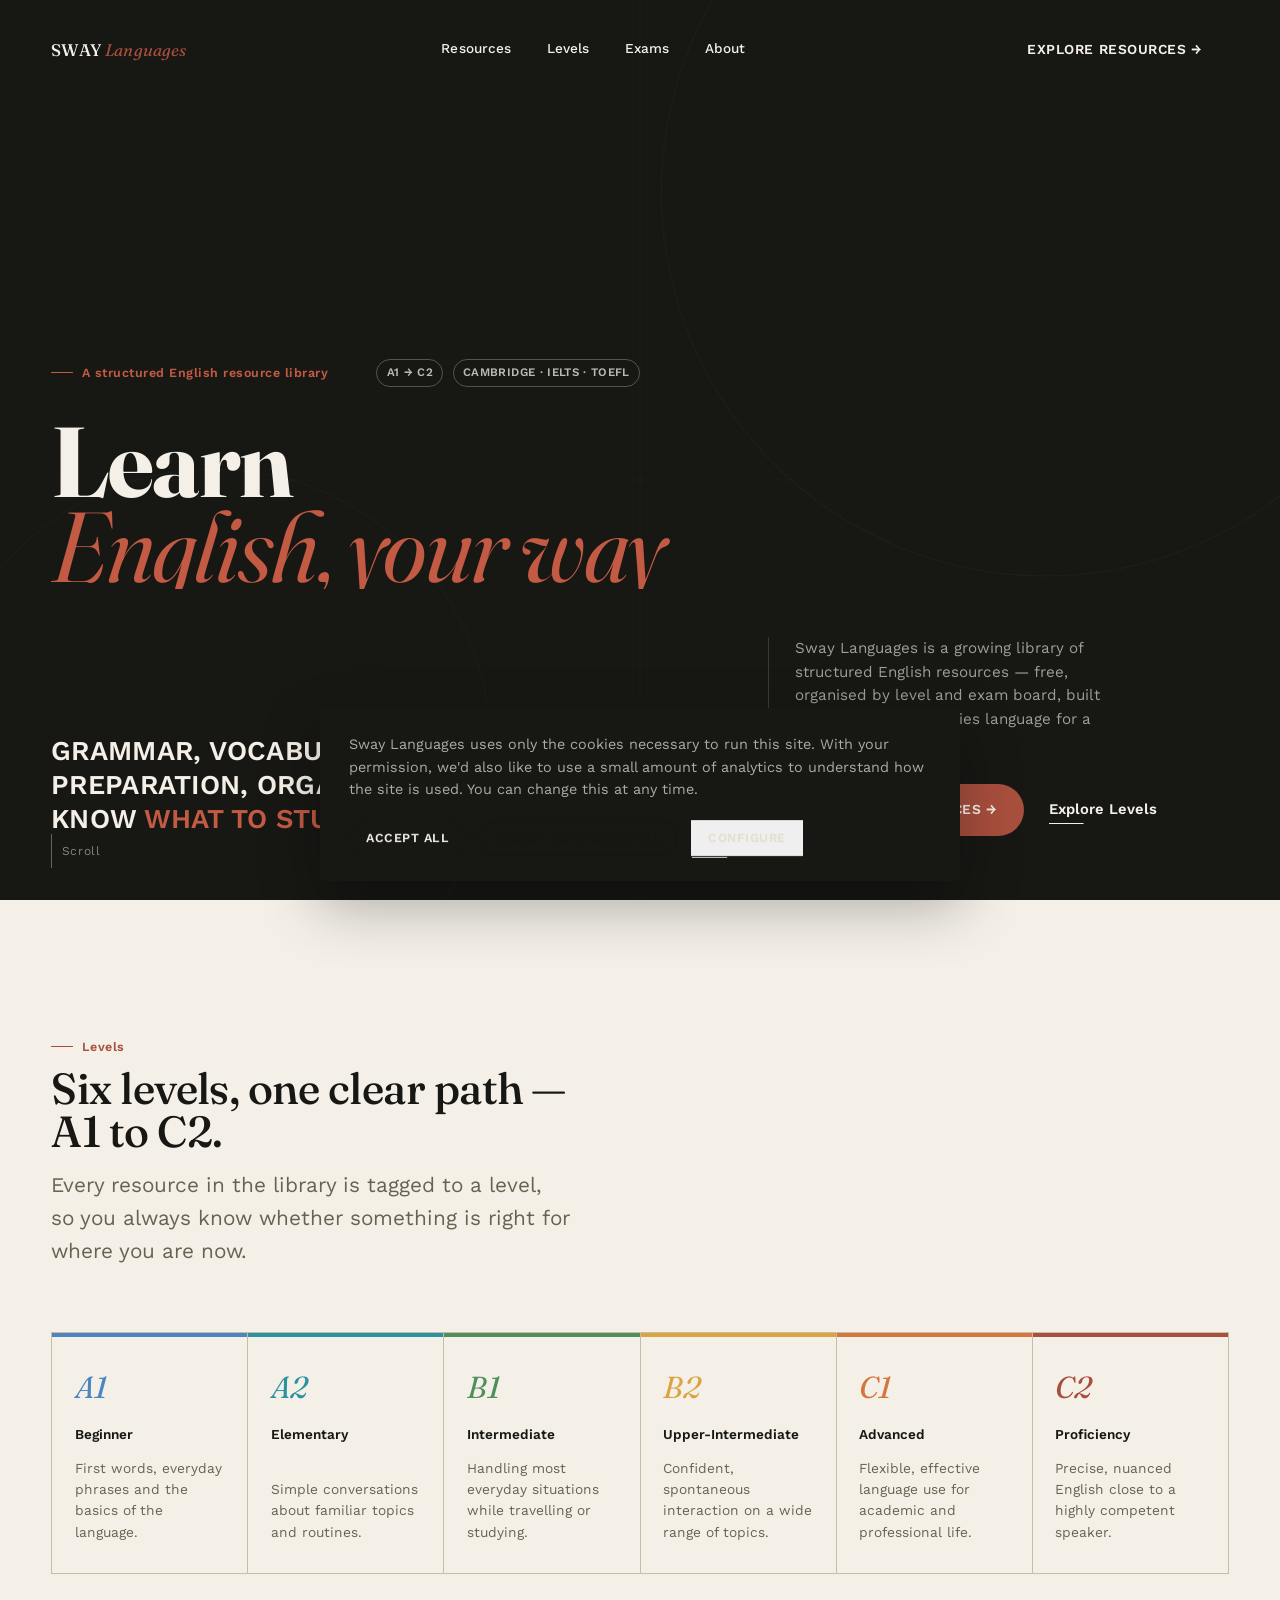
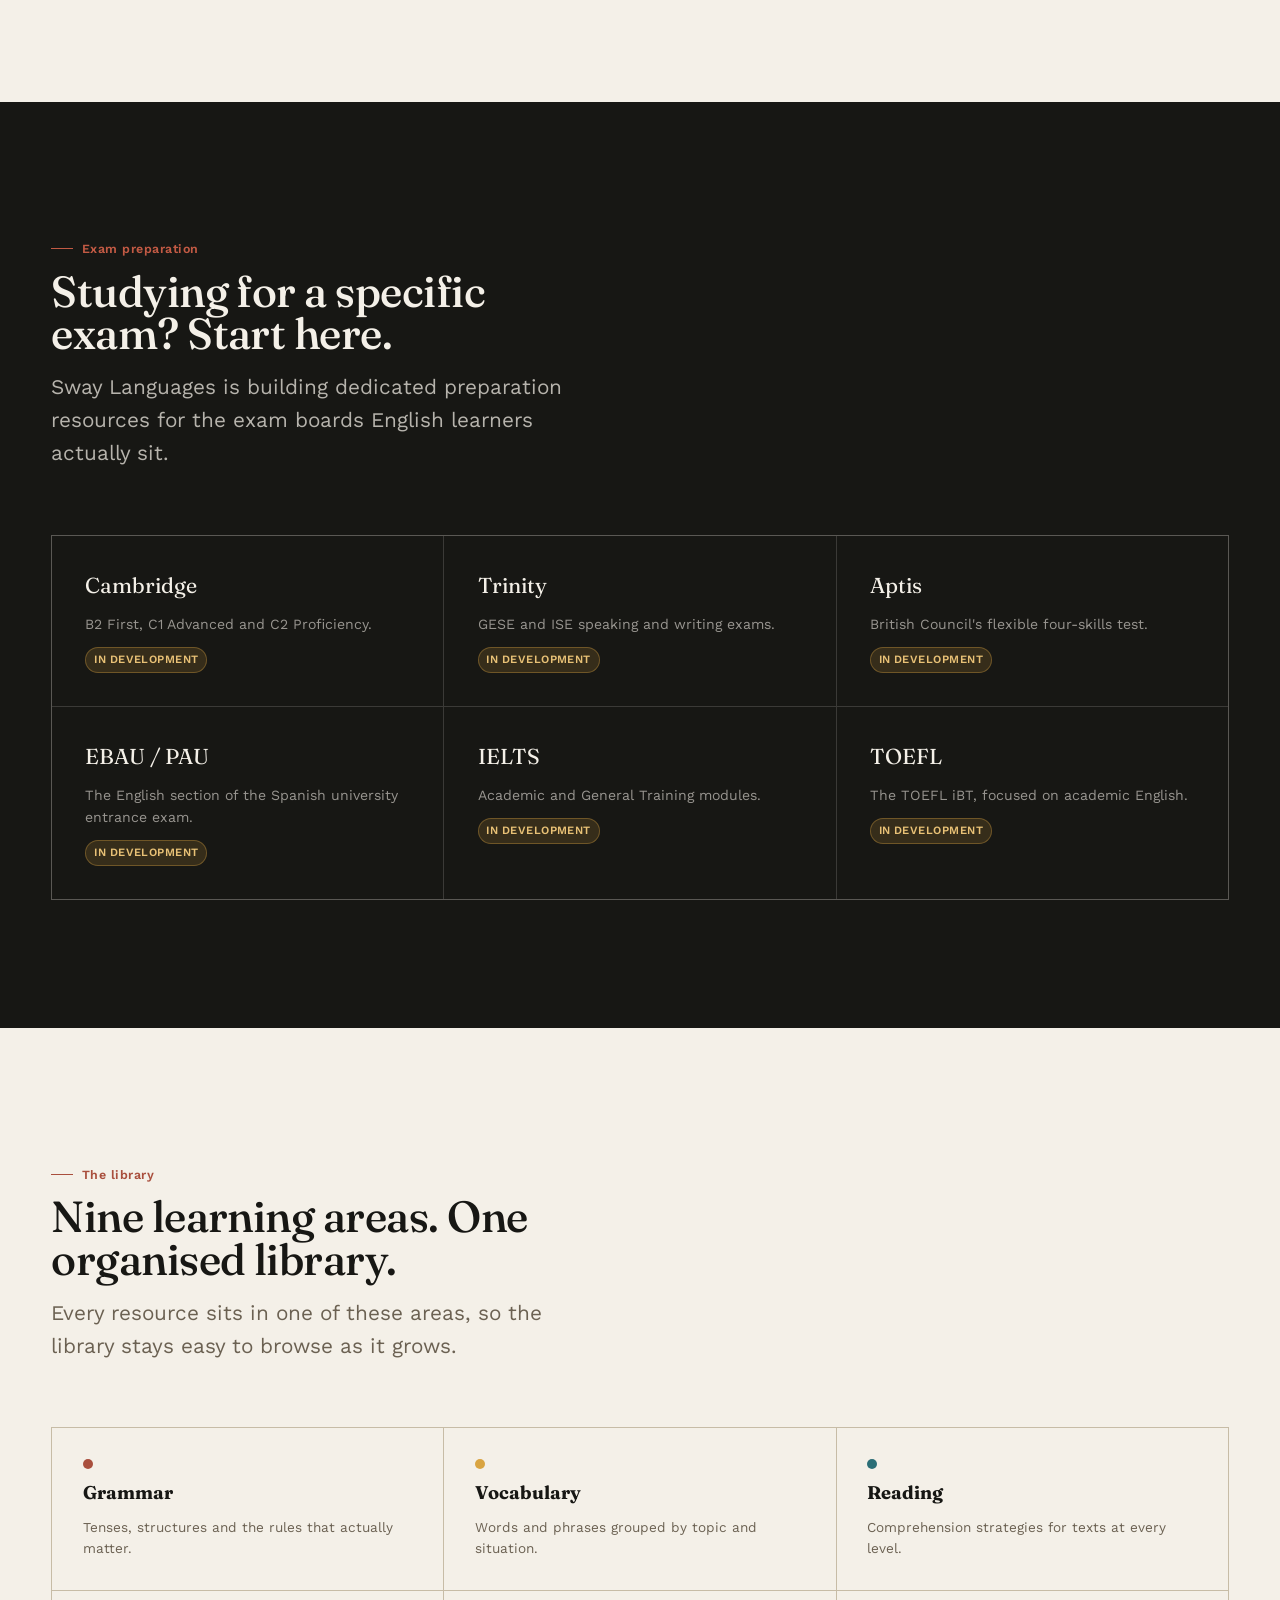
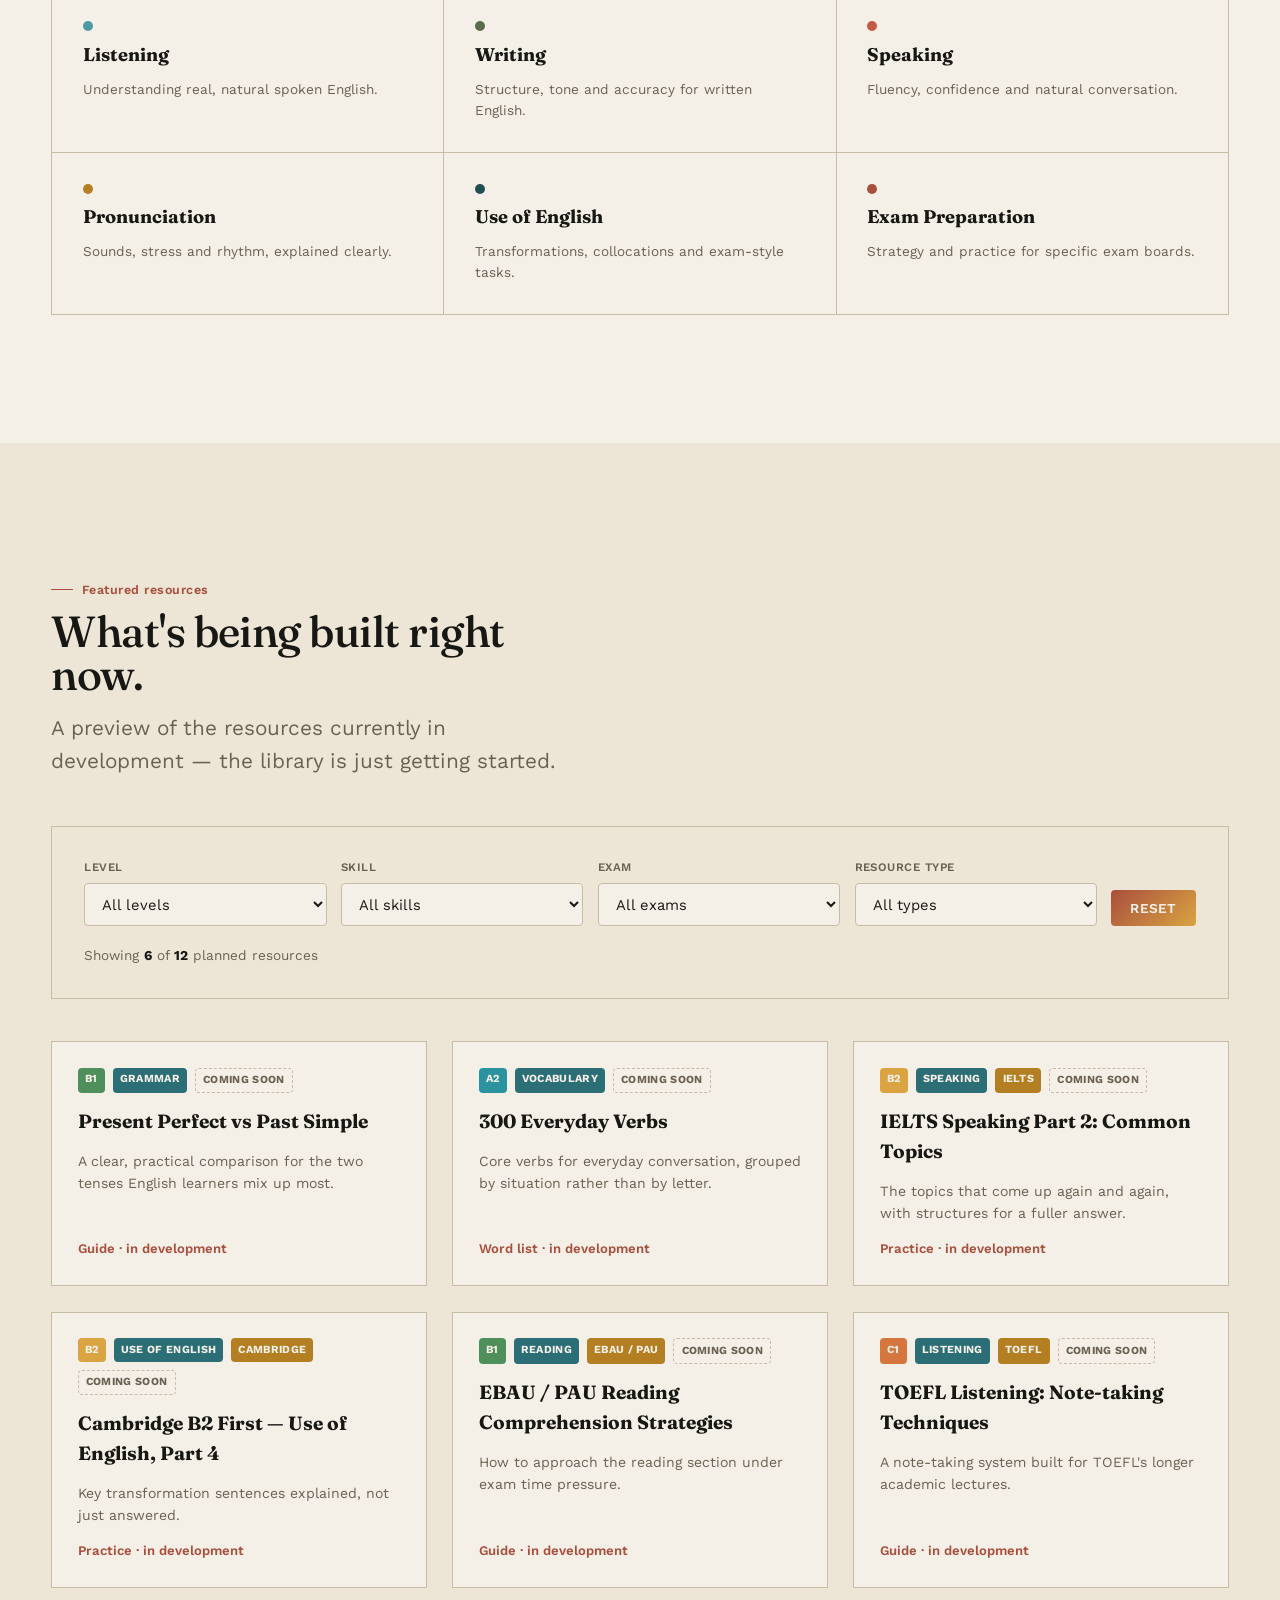
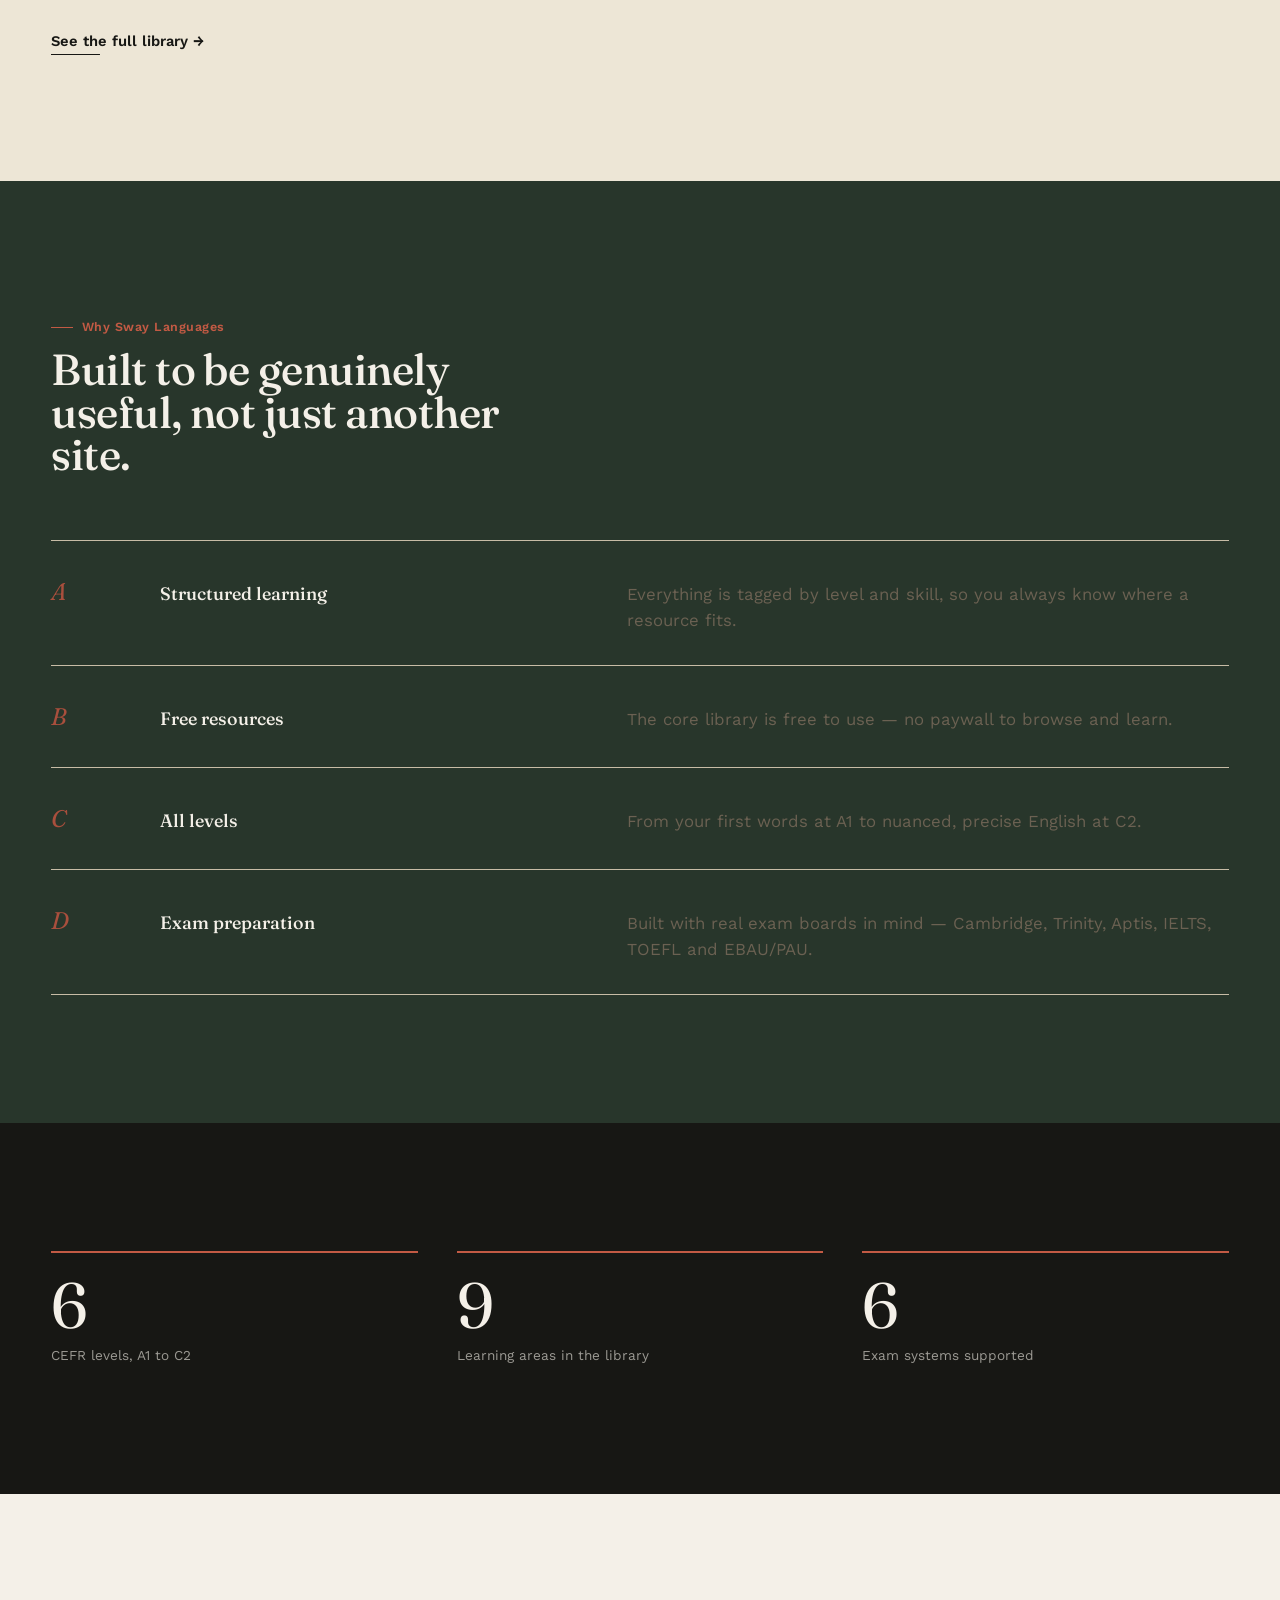
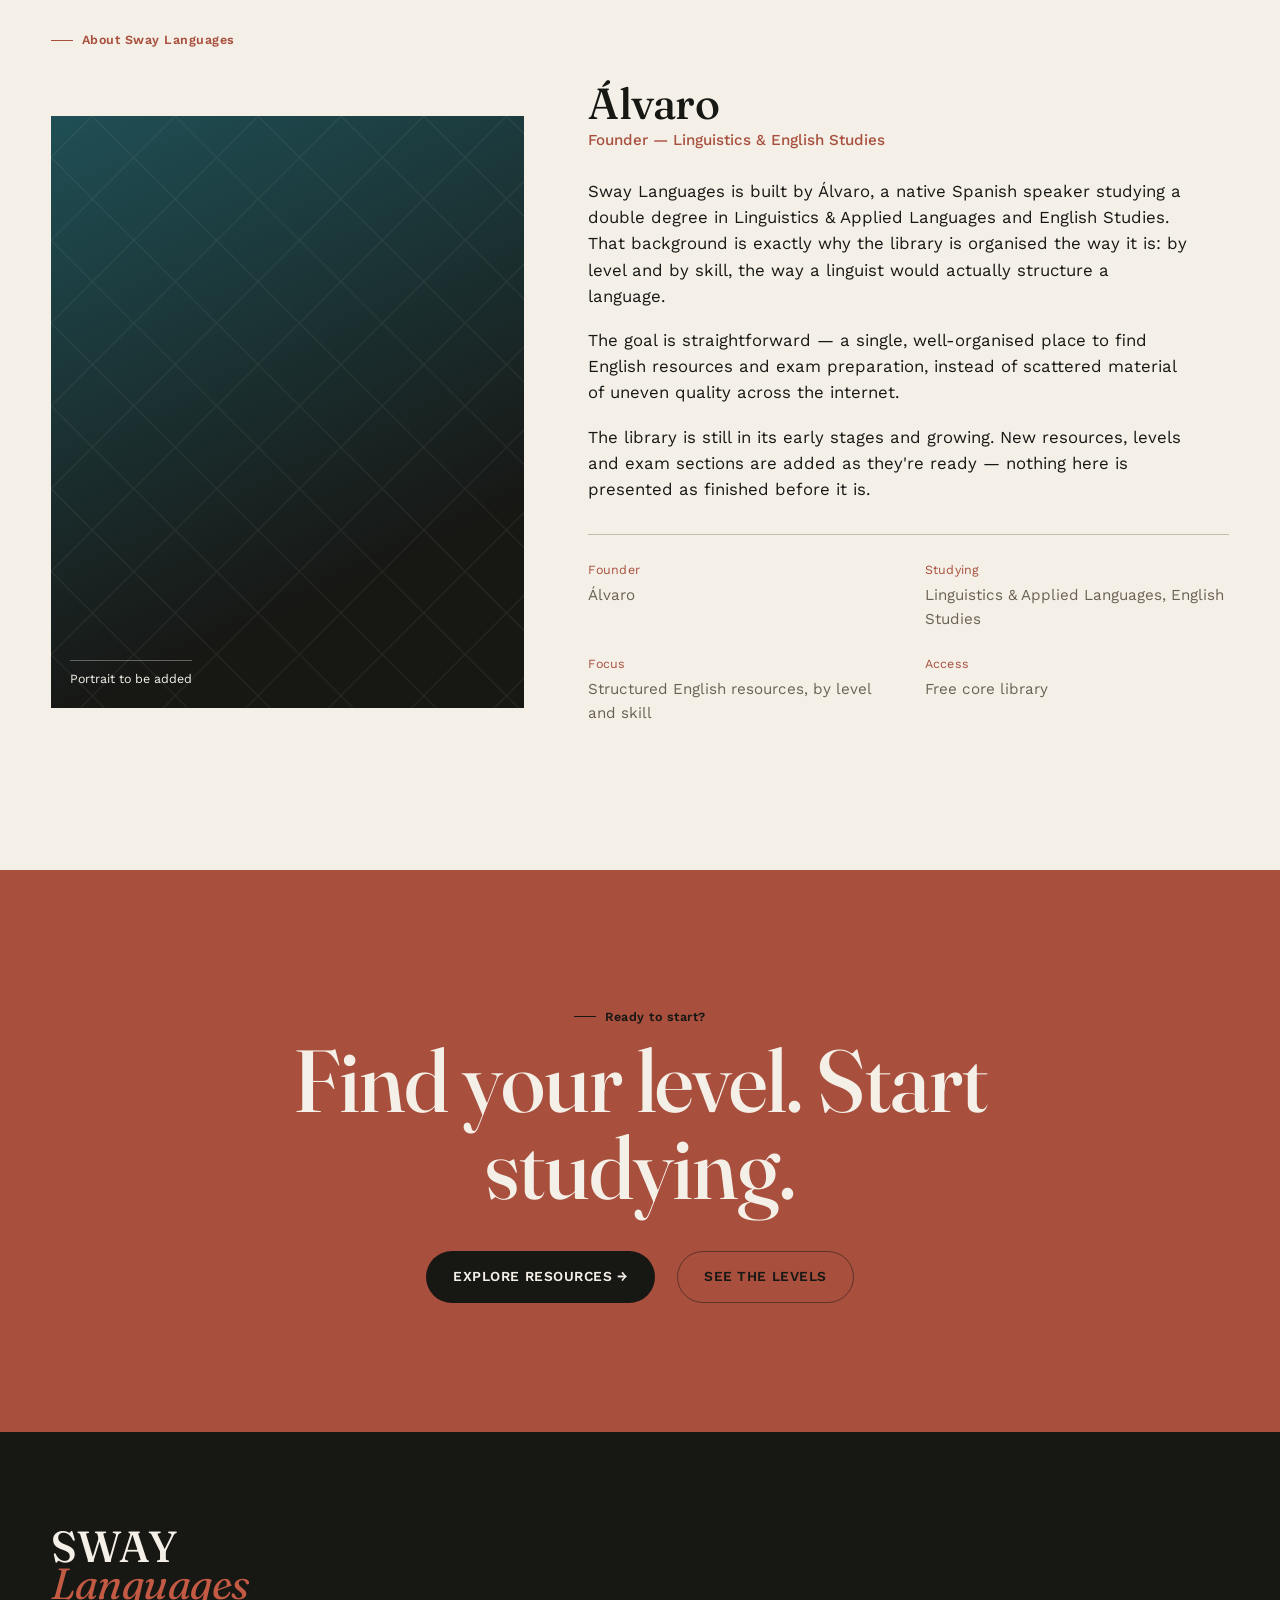
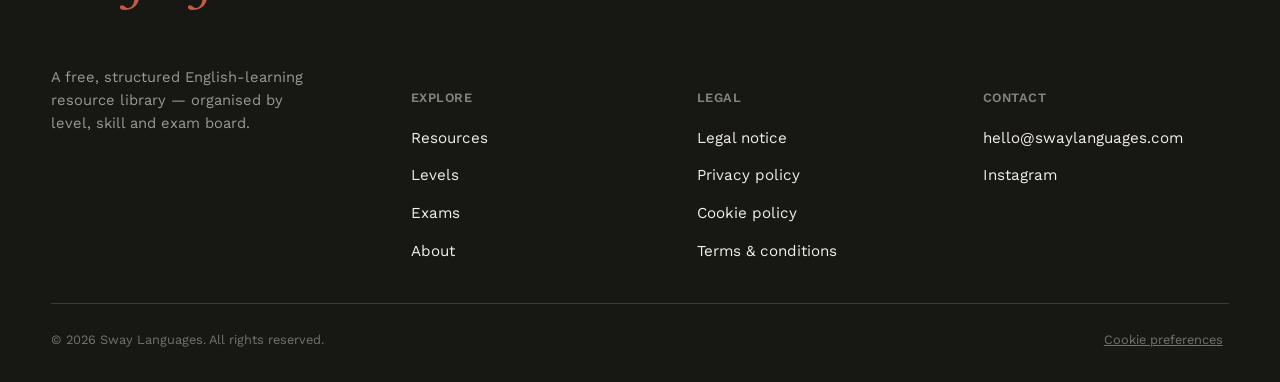
<file: index.html>
<!doctype html>
<html lang="en">
<head>
<meta charset="UTF-8">
<meta name="viewport" content="width=device-width, initial-scale=1.0">
<title>Sway Languages | Learn English. Your Way.</title>
<meta name="description" content="Sway Languages is a free, structured English-learning resource library — organised by level, skill and exam board, from A1 to C2.">
<link rel="canonical" href="https://www.swaylanguages.com/">

<meta property="og:type" content="website">
<meta property="og:site_name" content="Sway Languages">
<meta property="og:title" content="Sway Languages | Learn English. Your Way.">
<meta property="og:description" content="A structured English-learning resource library — organised by level, skill and exam board, from A1 to C2.">
<meta property="og:url" content="https://www.swaylanguages.com/">
<meta property="og:image" content="https://www.swaylanguages.com/assets/og-image.jpg">

<meta name="twitter:card" content="summary_large_image">
<meta name="twitter:title" content="Sway Languages | Learn English. Your Way.">
<meta name="twitter:description" content="A structured English-learning resource library — organised by level, skill and exam board, from A1 to C2.">
<meta name="twitter:image" content="https://www.swaylanguages.com/assets/og-image.jpg">

<link rel="icon" href="data:image/svg+xml,<svg xmlns=%22http://www.w3.org/2000/svg%22 viewBox=%220 0 100 100%22><rect width=%22100%22 height=%22100%22 fill=%22%23171714%22/><text x=%2250%22 y=%2270%22 font-size=%2260%22 text-anchor=%22middle%22 font-family=%22Georgia,serif%22 font-style=%22italic%22 fill=%22%23C25A44%22>S</text></svg>">
<link rel="stylesheet" href="assets/styles.css">

<script type="application/ld+json">
{
  "@context": "https://schema.org",
  "@type": "Organization",
  "name": "Sway Languages",
  "url": "https://www.swaylanguages.com/",
  "description": "A free, structured English-learning resource library organised by level, skill and exam board.",
  "founder": { "@type": "Person", "name": "Álvaro" },
  "areaServed": "Worldwide",
  "sameAs": []
}
</script>
</head>
<body>
<a class="skip-link" href="#main">Skip to content</a>
<div class="grain" aria-hidden="true"></div>

<!-- ============ HERO INTRO ============ -->
<div class="intro" data-intro aria-hidden="true">
  <span class="intro__word intro__word--1">SWAY</span>
  <span class="intro__word intro__word--2">Languages</span>
</div>

<!-- ============ NAV ============ -->
<header class="nav theme-dark" data-nav>
  <a href="/" class="nav__logo">SWAY <span>Languages</span></a>
  <nav class="nav__links" aria-label="Primary">
    <a class="nav__link" data-nav-link href="#library">Resources</a>
    <a class="nav__link" data-nav-link href="#levels">Levels</a>
    <a class="nav__link" data-nav-link href="#exams">Exams</a>
    <a class="nav__link" data-nav-link href="#about">About</a>
  </nav>
  <div class="nav__cta">
    <a href="resources.html" class="btn btn-primary magnetic"><span>Explore Resources</span> <span class="btn-arrow">→</span></a>
    <button class="nav__menu-btn" data-menu-open aria-label="Open menu" aria-expanded="false">
      <svg width="22" height="22" viewBox="0 0 24 24" fill="none" stroke="currentColor" stroke-width="1.6"><line x1="3" y1="7" x2="21" y2="7"/><line x1="3" y1="17" x2="21" y2="17"/></svg>
    </button>
  </div>
</header>

<div class="mobile-menu" data-mobile-menu>
  <div class="mobile-menu__top">
    <span class="nav__logo">SWAY <span>Languages</span></span>
    <button data-menu-close aria-label="Close menu" style="background:none;border:none;">
      <svg width="24" height="24" viewBox="0 0 24 24" fill="none" stroke="currentColor" stroke-width="1.6"><line x1="4" y1="4" x2="20" y2="20"/><line x1="20" y1="4" x2="4" y2="20"/></svg>
    </button>
  </div>
  <nav class="mobile-menu__links" aria-label="Mobile">
    <a href="#library"><span>01</span>Resources</a>
    <a href="#levels"><span>02</span>Levels</a>
    <a href="#exams"><span>03</span>Exams</a>
    <a href="#about"><span>04</span>About</a>
  </nav>
  <div class="mobile-menu__footer">
    <a href="resources.html" class="btn btn-primary">Explore Resources</a>
  </div>
</div>

<main id="main">

  <!-- ============ HERO ============ -->
  <section class="hero t-ink" data-theme-section="dark" id="hero">
    <svg class="hero__texture" viewBox="0 0 1200 900" fill="none" aria-hidden="true" preserveAspectRatio="xMidYMid slice">
      <circle cx="980" cy="180" r="360" stroke="#C25A44" stroke-opacity="0.16"/>
      <circle cx="200" cy="700" r="260" stroke="#2B6E76" stroke-opacity="0.18"/>
      <line x1="0" y1="450" x2="1200" y2="450" stroke="#F4F0E8" stroke-opacity="0.05"/>
      <line x1="600" y1="0" x2="600" y2="900" stroke="#F4F0E8" stroke-opacity="0.05"/>
    </svg>

    <div class="hero__eyebrow">
      <span class="kicker">A structured English resource library</span>
      <div class="hero__badges">
        <span class="hero__badge">A1 → C2</span>
        <span class="hero__badge">Cambridge · IELTS · TOEFL</span>
      </div>
    </div>

    <div class="hero__display">
      <h1 class="hero__word hero__word--1"><span>Learn</span></h1>
      <div class="hero__word hero__word--2"><span>English, your way</span></div>
    </div>

    <div class="hero__grid">
      <p class="hero__statement" data-hero-reveal>Grammar, vocabulary, skills and exam<br>preparation, organised so you always<br>know <em>what to study next.</em></p>
      <div class="hero__side" data-hero-reveal>
        <p>Sway Languages is a growing library of structured English resources — free, organised by level and exam board, built by someone who studies language for a living.</p>
        <div class="hero__actions">
          <a href="resources.html" class="btn btn-primary magnetic"><span>Explore Resources</span> <span class="btn-arrow">→</span></a>
          <a href="#levels" class="btn-text" style="color:var(--paper);">Explore Levels</a>
        </div>
      </div>
    </div>

    <div class="hero__scrollcue"><span class="hero__scrollcue-line"></span>Scroll</div>
  </section>

  <!-- ============ LEVELS ============ -->
  <section class="section t-paper" data-theme-section="light" id="levels">
    <div class="wrap">
      <div class="reveal" style="margin-bottom: clamp(2.5rem,5vw,4rem); max-width:52ch;">
        <span class="kicker">Levels</span>
        <h2 class="display" style="margin-top:0.7rem;">Six levels, one clear path — A1 to C2.</h2>
        <p class="lede" style="margin-top:1rem;">Every resource in the library is tagged to a level, so you always know whether something is right for where you are now.</p>
      </div>
      <div class="levels-grid reveal">
        <div class="level-card" data-level="a1"><span class="level-card__code">A1</span><span class="level-card__name">Beginner</span><p>First words, everyday phrases and the basics of the language.</p></div>
        <div class="level-card" data-level="a2"><span class="level-card__code">A2</span><span class="level-card__name">Elementary</span><p>Simple conversations about familiar topics and routines.</p></div>
        <div class="level-card" data-level="b1"><span class="level-card__code">B1</span><span class="level-card__name">Intermediate</span><p>Handling most everyday situations while travelling or studying.</p></div>
        <div class="level-card" data-level="b2"><span class="level-card__code">B2</span><span class="level-card__name">Upper-Intermediate</span><p>Confident, spontaneous interaction on a wide range of topics.</p></div>
        <div class="level-card" data-level="c1"><span class="level-card__code">C1</span><span class="level-card__name">Advanced</span><p>Flexible, effective language use for academic and professional life.</p></div>
        <div class="level-card" data-level="c2"><span class="level-card__code">C2</span><span class="level-card__name">Proficiency</span><p>Precise, nuanced English close to a highly competent speaker.</p></div>
      </div>
    </div>
  </section>

  <!-- ============ EXAMS ============ -->
  <section class="section t-ink" data-theme-section="dark" id="exams">
    <div class="wrap">
      <div class="reveal" style="margin-bottom: clamp(2.5rem,5vw,4rem); max-width:52ch;">
        <span class="kicker">Exam preparation</span>
        <h2 class="display" style="margin-top:0.7rem;">Studying for a specific exam? Start here.</h2>
        <p class="lede" style="margin-top:1rem;">Sway Languages is building dedicated preparation resources for the exam boards English learners actually sit.</p>
      </div>
      <div class="exams-grid reveal">
        <div class="exam-card"><span class="exam-card__name">Cambridge</span><p>B2 First, C1 Advanced and C2 Proficiency.</p><span class="exam-card__status">In development</span></div>
        <div class="exam-card"><span class="exam-card__name">Trinity</span><p>GESE and ISE speaking and writing exams.</p><span class="exam-card__status">In development</span></div>
        <div class="exam-card"><span class="exam-card__name">Aptis</span><p>British Council's flexible four-skills test.</p><span class="exam-card__status">In development</span></div>
        <div class="exam-card"><span class="exam-card__name">EBAU / PAU</span><p>The English section of the Spanish university entrance exam.</p><span class="exam-card__status">In development</span></div>
        <div class="exam-card"><span class="exam-card__name">IELTS</span><p>Academic and General Training modules.</p><span class="exam-card__status">In development</span></div>
        <div class="exam-card"><span class="exam-card__name">TOEFL</span><p>The TOEFL iBT, focused on academic English.</p><span class="exam-card__status">In development</span></div>
      </div>
    </div>
  </section>

  <!-- ============ RESOURCE LIBRARY (skill categories) ============ -->
  <section class="section t-paper" data-theme-section="light" id="library">
    <div class="wrap">
      <div class="reveal" style="margin-bottom: clamp(2.5rem,5vw,4rem); max-width:52ch;">
        <span class="kicker">The library</span>
        <h2 class="display" style="margin-top:0.7rem;">Nine learning areas. One organised library.</h2>
        <p class="lede" style="margin-top:1rem;">Every resource sits in one of these areas, so the library stays easy to browse as it grows.</p>
      </div>
      <div class="library-grid reveal">
        <div class="library-card" data-cat="grammar"><span class="library-card__dot"></span><h4>Grammar</h4><p>Tenses, structures and the rules that actually matter.</p></div>
        <div class="library-card" data-cat="vocabulary"><span class="library-card__dot"></span><h4>Vocabulary</h4><p>Words and phrases grouped by topic and situation.</p></div>
        <div class="library-card" data-cat="reading"><span class="library-card__dot"></span><h4>Reading</h4><p>Comprehension strategies for texts at every level.</p></div>
        <div class="library-card" data-cat="listening"><span class="library-card__dot"></span><h4>Listening</h4><p>Understanding real, natural spoken English.</p></div>
        <div class="library-card" data-cat="writing"><span class="library-card__dot"></span><h4>Writing</h4><p>Structure, tone and accuracy for written English.</p></div>
        <div class="library-card" data-cat="speaking"><span class="library-card__dot"></span><h4>Speaking</h4><p>Fluency, confidence and natural conversation.</p></div>
        <div class="library-card" data-cat="pronunciation"><span class="library-card__dot"></span><h4>Pronunciation</h4><p>Sounds, stress and rhythm, explained clearly.</p></div>
        <div class="library-card" data-cat="use-of-english"><span class="library-card__dot"></span><h4>Use of English</h4><p>Transformations, collocations and exam-style tasks.</p></div>
        <div class="library-card" data-cat="exam-preparation"><span class="library-card__dot"></span><h4>Exam Preparation</h4><p>Strategy and practice for specific exam boards.</p></div>
      </div>
    </div>
  </section>

  <!-- ============ FEATURED RESOURCES + SEARCH ============ -->
  <section class="section t-paper-2" data-theme-section="light">
    <div class="wrap">
      <div class="reveal" style="margin-bottom: clamp(2rem,4vw,3rem); max-width:52ch;">
        <span class="kicker">Featured resources</span>
        <h2 class="display" style="margin-top:0.7rem;">What's being built right now.</h2>
        <p class="lede" style="margin-top:1rem;">A preview of the resources currently in development — the library is just getting started.</p>
      </div>

      <div class="search-panel reveal" style="margin-bottom: clamp(2rem,4vw,2.6rem);">
        <div class="search-panel__row">
          <div class="search-field">
            <label for="filter-level">Level</label>
            <select id="filter-level" data-filter-level>
              <option value="">All levels</option>
              <option value="a1">A1</option><option value="a2">A2</option>
              <option value="b1">B1</option><option value="b2">B2</option>
              <option value="c1">C1</option><option value="c2">C2</option>
            </select>
          </div>
          <div class="search-field">
            <label for="filter-skill">Skill</label>
            <select id="filter-skill" data-filter-skill>
              <option value="">All skills</option>
              <option value="grammar">Grammar</option>
              <option value="vocabulary">Vocabulary</option>
              <option value="reading">Reading</option>
              <option value="listening">Listening</option>
              <option value="writing">Writing</option>
              <option value="speaking">Speaking</option>
              <option value="pronunciation">Pronunciation</option>
              <option value="use-of-english">Use of English</option>
              <option value="exam-preparation">Exam Preparation</option>
            </select>
          </div>
          <div class="search-field">
            <label for="filter-exam">Exam</label>
            <select id="filter-exam" data-filter-exam>
              <option value="">All exams</option>
              <option value="cambridge">Cambridge</option>
              <option value="trinity">Trinity</option>
              <option value="aptis">Aptis</option>
              <option value="ebau-pau">EBAU / PAU</option>
              <option value="ielts">IELTS</option>
              <option value="toefl">TOEFL</option>
            </select>
          </div>
          <div class="search-field">
            <label for="filter-type">Resource type</label>
            <select id="filter-type" data-filter-type>
              <option value="">All types</option>
              <option value="Guide">Guide</option>
              <option value="Practice">Practice</option>
              <option value="Word list">Word list</option>
              <option value="Checklist">Checklist</option>
            </select>
          </div>
          <button class="search-panel__submit" data-filter-reset type="button">Reset</button>
        </div>
        <p class="search-panel__count" data-resource-count></p>
      </div>

      <div class="featured-grid reveal" data-resource-grid data-limit="6"></div>

      <div class="reveal" style="margin-top:2.4rem;">
        <a href="resources.html" class="btn-text">See the full library →</a>
      </div>
    </div>
  </section>

  <!-- ============ WHY SWAY LANGUAGES ============ -->
  <section class="section t-olive" data-theme-section="dark">
    <div class="wrap">
      <div class="reveal" style="margin-bottom: clamp(2.5rem,5vw,4rem); max-width:46ch;">
        <span class="kicker">Why Sway Languages</span>
        <h2 class="display" style="margin-top:0.7rem;">Built to be genuinely useful, not just another site.</h2>
      </div>
      <div class="why__list reveal">
        <div class="why__row"><span class="why__letter">A</span><h4>Structured learning</h4><p>Everything is tagged by level and skill, so you always know where a resource fits.</p></div>
        <div class="why__row"><span class="why__letter">B</span><h4>Free resources</h4><p>The core library is free to use — no paywall to browse and learn.</p></div>
        <div class="why__row"><span class="why__letter">C</span><h4>All levels</h4><p>From your first words at A1 to nuanced, precise English at C2.</p></div>
        <div class="why__row"><span class="why__letter">D</span><h4>Exam preparation</h4><p>Built with real exam boards in mind — Cambridge, Trinity, Aptis, IELTS, TOEFL and EBAU/PAU.</p></div>
      </div>
    </div>
  </section>

  <!-- ============ STATS ============ -->
  <section class="section t-ink" data-theme-section="dark">
    <div class="wrap">
      <div class="stats-row reveal">
        <div class="stat"><div class="stat__num">6</div><div class="stat__label">CEFR levels, A1 to C2</div></div>
        <div class="stat"><div class="stat__num">9</div><div class="stat__label">Learning areas in the library</div></div>
        <div class="stat"><div class="stat__num">6</div><div class="stat__label">Exam systems supported</div></div>
      </div>
    </div>
  </section>

  <!-- ============ ABOUT / FOUNDER ============ -->
  <section class="section t-paper" data-theme-section="light" id="about">
    <div class="wrap">
      <span class="kicker reveal">About Sway Languages</span>
      <div class="founder__grid" style="margin-top:2rem;">
        <div class="reveal">
          <div class="founder__figure">
            <svg class="founder__figure-pattern" viewBox="0 0 400 500" xmlns="http://www.w3.org/2000/svg" aria-hidden="true">
              <defs>
                <pattern id="tilepattern2" width="70" height="70" patternUnits="userSpaceOnUse">
                  <path d="M0 35 L35 0 L70 35 L35 70 Z" fill="none" stroke="#F4F0E8" stroke-opacity="0.14" stroke-width="1"/>
                </pattern>
              </defs>
              <rect width="400" height="500" fill="url(#tilepattern2)"/>
            </svg>
            <div class="founder__figure-cap">Portrait to be added</div>
          </div>
        </div>
        <div class="reveal">
          <h2 class="display" style="font-size: var(--step-1); margin-bottom:0.3rem;">Álvaro</h2>
          <p class="about__role">Founder — Linguistics &amp; English Studies</p>
          <div class="body-copy">
            <p>Sway Languages is built by Álvaro, a native Spanish speaker studying a double degree in Linguistics &amp; Applied Languages and English Studies. That background is exactly why the library is organised the way it is: by level and by skill, the way a linguist would actually structure a language.</p>
            <p>The goal is straightforward — a single, well-organised place to find English resources and exam preparation, instead of scattered material of uneven quality across the internet.</p>
            <p>The library is still in its early stages and growing. New resources, levels and exam sections are added as they're ready — nothing here is presented as finished before it is.</p>
          </div>
          <dl class="about__facts">
            <div class="about__fact"><dt>Founder</dt><dd>Álvaro</dd></div>
            <div class="about__fact"><dt>Studying</dt><dd>Linguistics &amp; Applied Languages, English Studies</dd></div>
            <div class="about__fact"><dt>Focus</dt><dd>Structured English resources, by level and skill</dd></div>
            <div class="about__fact"><dt>Access</dt><dd>Free core library</dd></div>
          </dl>
        </div>
      </div>
    </div>
  </section>

  <!-- ============ FINAL CTA ============ -->
  <section class="section t-terracotta finalcta" data-theme-section="dark">
    <div class="wrap">
      <span class="kicker">Ready to start?</span>
      <h2 class="display" style="margin-top:0.7rem;">Find your level. Start studying.</h2>
      <div class="finalcta__actions">
        <a href="resources.html" class="btn btn-primary magnetic"><span>Explore Resources</span> <span class="btn-arrow">→</span></a>
        <a href="#levels" class="btn-ghost btn">See the levels</a>
      </div>
    </div>
  </section>

</main>

<!-- ============ FOOTER ============ -->
<footer class="footer t-ink" data-theme-section="dark">
  <div class="wrap">
    <h2 class="display footer__mega"><span>SWAY</span><span class="display-italic">Languages</span></h2>
    <div class="footer__top">
      <div class="footer__brand">
        <p>A free, structured English-learning resource library — organised by level, skill and exam board.</p>
      </div>
      <div>
        <h5>Explore</h5>
        <ul>
          <li><a href="resources.html">Resources</a></li>
          <li><a href="index.html#levels">Levels</a></li>
          <li><a href="index.html#exams">Exams</a></li>
          <li><a href="index.html#about">About</a></li>
        </ul>
      </div>
      <div>
        <h5>Legal</h5>
        <ul>
          <li><a href="legal.html">Legal notice</a></li>
          <li><a href="privacy.html">Privacy policy</a></li>
          <li><a href="cookies.html">Cookie policy</a></li>
          <li><a href="terms.html">Terms &amp; conditions</a></li>
        </ul>
      </div>
      <div>
        <h5>Contact</h5>
        <ul>
          <li><a href="mailto:hello@swaylanguages.com">hello@swaylanguages.com</a></li>
          <li><a href="https://instagram.com/" target="_blank" rel="noopener">Instagram</a></li>
        </ul>
      </div>
    </div>
    <div class="footer__bottom">
      <span>© <span data-year>2026</span> Sway Languages. All rights reserved.</span>
      <button data-cookie-preferences>Cookie preferences</button>
    </div>
  </div>
</footer>

<!-- sticky mobile CTA -->
<div class="sticky-cta" data-sticky-cta>
  <a href="resources.html" class="btn btn-primary">Explore Resources</a>
</div>

<!-- Cookie banner -->
<div class="cookie-banner" data-cookie-banner role="dialog" aria-label="Cookie notice">
  <p>Sway Languages uses only the cookies necessary to run this site. With your permission, we'd also like to use a small amount of analytics to understand how the site is used. You can change this at any time.</p>
  <div class="cookie-banner__actions">
    <button class="btn btn-primary" data-cookie-accept-all>Accept all</button>
    <button class="btn btn-ghost" data-cookie-reject>Reject non-essential</button>
    <button class="btn btn-text" data-cookie-preferences style="color:#E4DECD;">Configure</button>
  </div>
</div>

<!-- Cookie preferences modal -->
<div class="cookie-modal" data-cookie-modal>
  <div class="cookie-modal__panel" role="dialog" aria-modal="true" aria-label="Cookie preferences">
    <h3 class="display" style="font-size:1.3rem;">Cookie preferences</h3>
    <p class="muted" style="font-size:0.9rem;">Choose which cookies Sway Languages can use. Necessary cookies keep the site working and can't be switched off.</p>
    <div class="cookie-toggle">
      <div class="cookie-toggle__label"><strong>Necessary</strong><span>Required for the site to function.</span></div>
      <label class="switch"><input type="checkbox" checked disabled><span class="switch__track"></span><span class="switch__thumb"></span></label>
    </div>
    <div class="cookie-toggle">
      <div class="cookie-toggle__label"><strong>Analytics</strong><span>Helps us understand how the site is used.</span></div>
      <label class="switch"><input type="checkbox" data-cookie-analytics><span class="switch__track"></span><span class="switch__thumb"></span></label>
    </div>
    <div class="cookie-modal__actions">
      <button class="btn btn-primary" data-cookie-save>Save preferences</button>
      <button class="btn btn-ghost" data-cookie-modal-close>Cancel</button>
    </div>
  </div>
</div>

<script src="assets/resources-data.js"></script>
<script src="assets/main.js"></script>
</body>
</html>
</file>
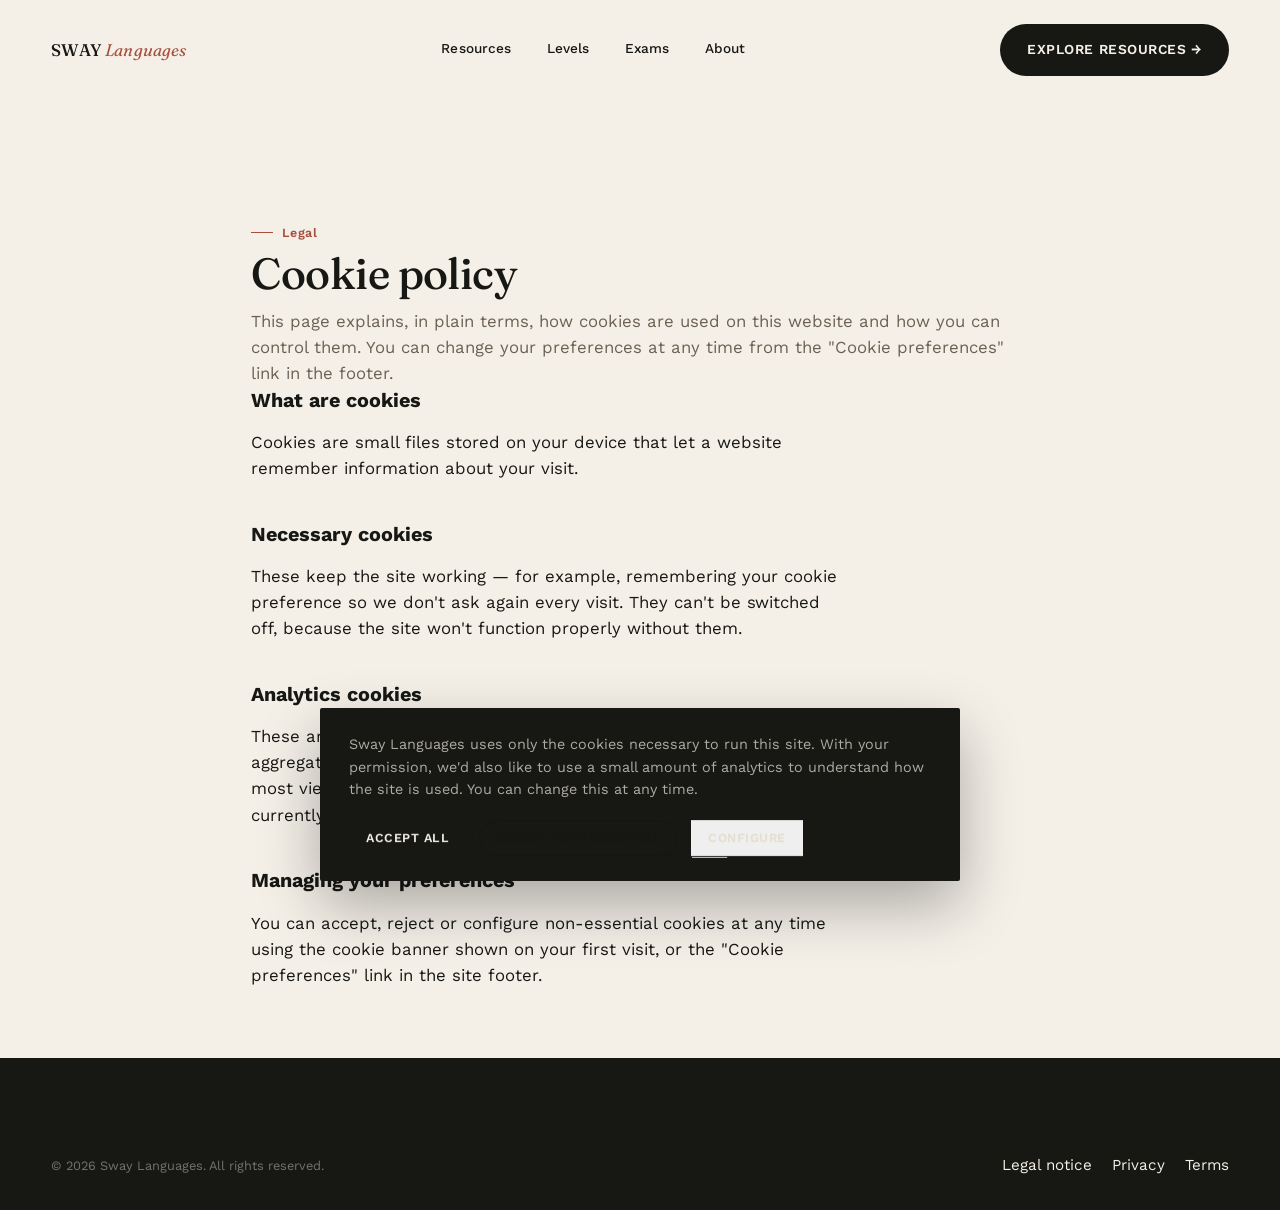
<file: cookies.html>
<!doctype html>
<html lang="en">
<head>
<meta charset="UTF-8">
<meta name="viewport" content="width=device-width, initial-scale=1.0">
<title>Cookie Policy | Sway Languages</title>
<meta name="description" content="Cookie policy for Sway Languages.">
<link rel="canonical" href="https://www.swaylanguages.com/cookies.html">
<meta name="robots" content="noindex, follow">
<link rel="stylesheet" href="assets/styles.css">
</head>
<body>
<a class="skip-link" href="#main">Skip to content</a>
<header class="nav is-scrolled theme-light">
  <a href="index.html" class="nav__logo">SWAY <span>Languages</span></a>
  <nav class="nav__links" aria-label="Primary">
    <a class="nav__link" href="resources.html">Resources</a>
    <a class="nav__link" href="index.html#levels">Levels</a>
    <a class="nav__link" href="index.html#exams">Exams</a>
    <a class="nav__link" href="index.html#about">About</a>
  </nav>
  <div class="nav__cta">
    <a href="resources.html" class="btn btn-primary magnetic"><span>Explore Resources</span> <span class="btn-arrow">→</span></a>
    <button class="nav__menu-btn" data-menu-open aria-label="Open menu" aria-expanded="false">
      <svg width="22" height="22" viewBox="0 0 24 24" fill="none" stroke="currentColor" stroke-width="1.6"><line x1="3" y1="7" x2="21" y2="7"/><line x1="3" y1="17" x2="21" y2="17"/></svg>
    </button>
  </div>
</header>
<div class="mobile-menu" data-mobile-menu>
  <div class="mobile-menu__top">
    <span class="nav__logo">SWAY <span>Languages</span></span>
    <button data-menu-close aria-label="Close menu" style="background:none;border:none;">
      <svg width="24" height="24" viewBox="0 0 24 24" fill="none" stroke="currentColor" stroke-width="1.6"><line x1="4" y1="4" x2="20" y2="20"/><line x1="20" y1="4" x2="4" y2="20"/></svg>
    </button>
  </div>
  <nav class="mobile-menu__links" aria-label="Mobile">
    <a href="resources.html"><span>01</span>Resources</a>
    <a href="index.html#levels"><span>02</span>Levels</a>
    <a href="index.html#exams"><span>03</span>Exams</a>
    <a href="index.html#about"><span>04</span>About</a>
  </nav>
</div>

<main id="main" class="simple-page">
  <section class="section section--tight">
    <div class="wrap-narrow">
      <span class="kicker">Legal</span>
      <h1 class="display" style="margin-top:0.6rem; font-size:var(--step-1);">Cookie policy</h1>
      <p class="muted" style="margin-top:0.8rem;">This page explains, in plain terms, how cookies are used on this website and how you can control them. You can change your preferences at any time from the "Cookie preferences" link in the footer.</p>

      <div class="body-copy">
        <h2>What are cookies</h2>
        <p>Cookies are small files stored on your device that let a website remember information about your visit.</p>

        <h2>Necessary cookies</h2>
        <p>These keep the site working — for example, remembering your cookie preference so we don't ask again every visit. They can't be switched off, because the site won't function properly without them.</p>

        <h2>Analytics cookies</h2>
        <p>These are only set if you accept them, and help us understand, in aggregate, how visitors use the site — for example, which pages are most viewed. Provider: <span class="config-flag">[ANALYTICS_PROVIDER]</span>. If no analytics tool is currently active, this section is a placeholder for future use.</p>

        <h2>Managing your preferences</h2>
        <p>You can accept, reject or configure non-essential cookies at any time using the cookie banner shown on your first visit, or the "Cookie preferences" link in the site footer.</p>
      </div>
    </div>
  </section>
</main>

<footer class="footer t-ink">
  <div class="wrap">
    <div class="footer__bottom" style="border-top:none; padding-top:0;">
      <span>© <span data-year>2026</span> Sway Languages. All rights reserved.</span>
      <span>
        <a href="legal.html" style="margin-right:1rem;">Legal notice</a>
        <a href="privacy.html" style="margin-right:1rem;">Privacy</a>
        <a href="terms.html">Terms</a>
      </span>
    </div>
  </div>
</footer>

<!-- Cookie banner -->
<div class="cookie-banner" data-cookie-banner role="dialog" aria-label="Cookie notice">
  <p>Sway Languages uses only the cookies necessary to run this site. With your permission, we'd also like to use a small amount of analytics to understand how the site is used. You can change this at any time.</p>
  <div class="cookie-banner__actions">
    <button class="btn btn-primary" data-cookie-accept-all>Accept all</button>
    <button class="btn btn-ghost" data-cookie-reject>Reject non-essential</button>
    <button class="btn btn-text" data-cookie-preferences style="color:#E4DECD;">Configure</button>
  </div>
</div>

<!-- Cookie preferences modal -->
<div class="cookie-modal" data-cookie-modal>
  <div class="cookie-modal__panel" role="dialog" aria-modal="true" aria-label="Cookie preferences">
    <h3 class="display" style="font-size:1.3rem;">Cookie preferences</h3>
    <p class="muted" style="font-size:0.9rem;">Choose which cookies Sway Languages can use. Necessary cookies keep the site working and can't be switched off.</p>
    <div class="cookie-toggle">
      <div class="cookie-toggle__label"><strong>Necessary</strong><span>Required for the site to function.</span></div>
      <label class="switch"><input type="checkbox" checked disabled><span class="switch__track"></span><span class="switch__thumb"></span></label>
    </div>
    <div class="cookie-toggle">
      <div class="cookie-toggle__label"><strong>Analytics</strong><span>Helps us understand how the site is used.</span></div>
      <label class="switch"><input type="checkbox" data-cookie-analytics><span class="switch__track"></span><span class="switch__thumb"></span></label>
    </div>
    <div class="cookie-modal__actions">
      <button class="btn btn-primary" data-cookie-save>Save preferences</button>
      <button class="btn btn-ghost" data-cookie-modal-close>Cancel</button>
    </div>
  </div>
</div>

<script src="assets/main.js"></script>
</body>
</html>
</file>
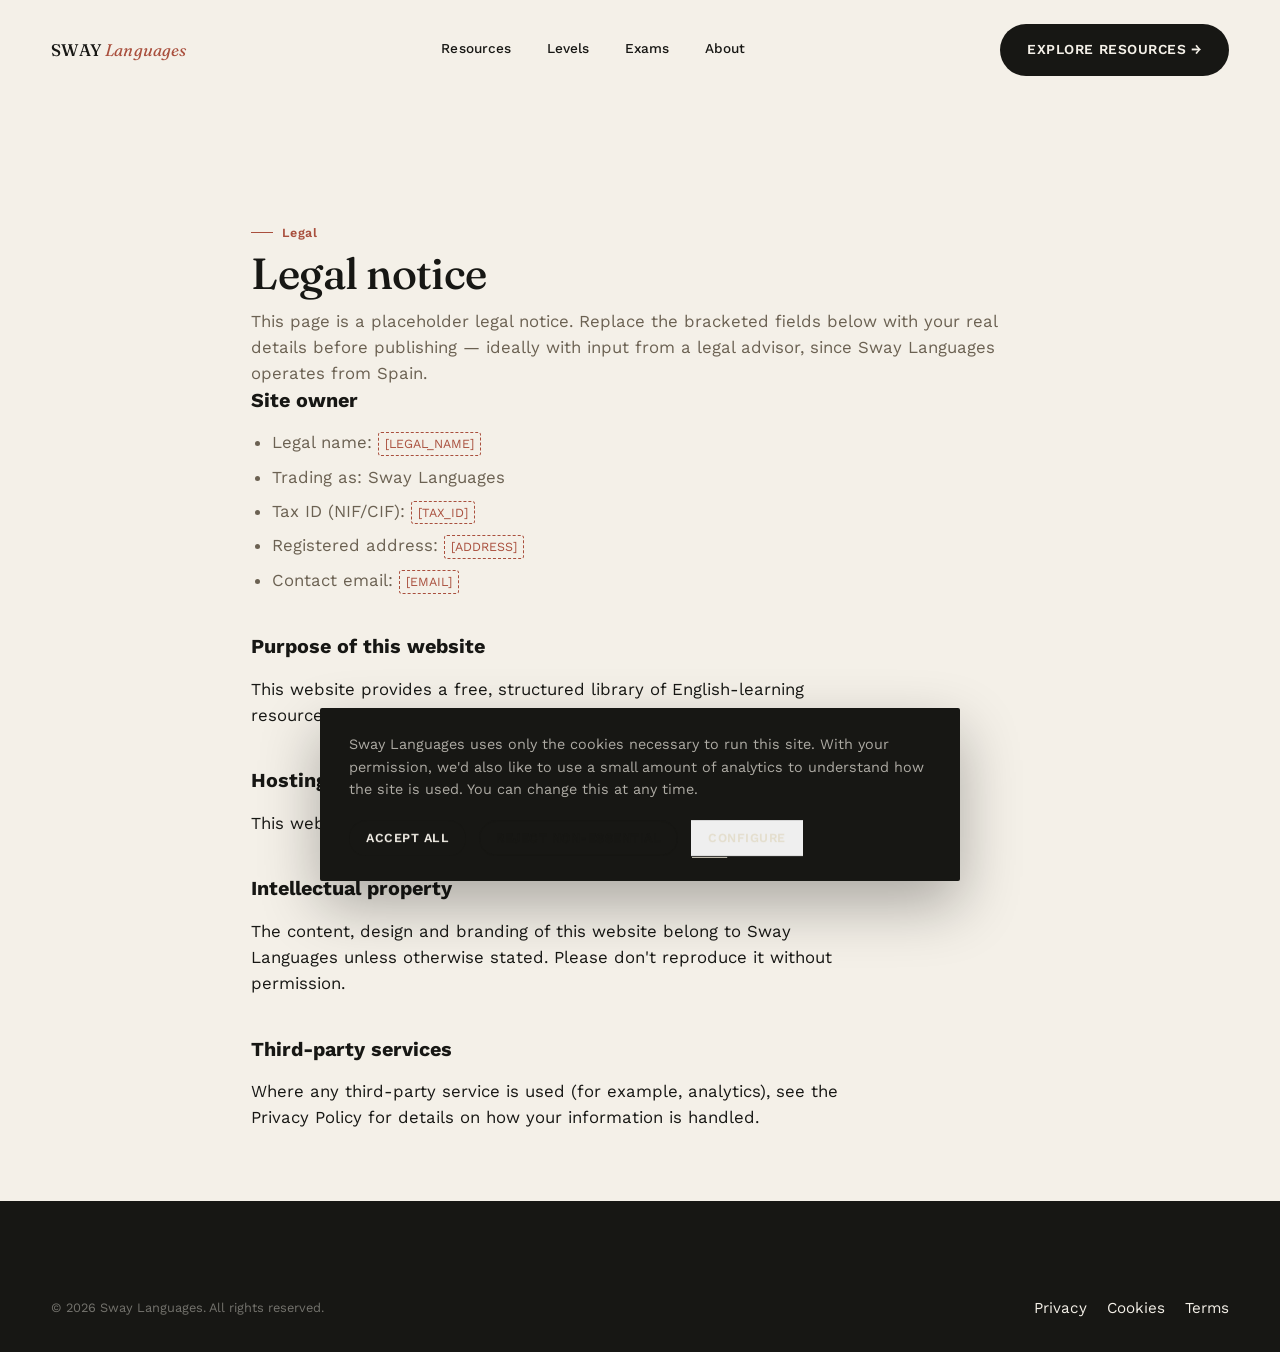
<file: legal.html>
<!doctype html>
<html lang="en">
<head>
<meta charset="UTF-8">
<meta name="viewport" content="width=device-width, initial-scale=1.0">
<title>Legal Notice | Sway Languages</title>
<meta name="description" content="Legal notice for Sway Languages.">
<link rel="canonical" href="https://www.swaylanguages.com/legal.html">
<meta name="robots" content="noindex, follow">
<link rel="stylesheet" href="assets/styles.css">
</head>
<body>
<a class="skip-link" href="#main">Skip to content</a>
<header class="nav is-scrolled theme-light">
  <a href="index.html" class="nav__logo">SWAY <span>Languages</span></a>
  <nav class="nav__links" aria-label="Primary">
    <a class="nav__link" href="resources.html">Resources</a>
    <a class="nav__link" href="index.html#levels">Levels</a>
    <a class="nav__link" href="index.html#exams">Exams</a>
    <a class="nav__link" href="index.html#about">About</a>
  </nav>
  <div class="nav__cta">
    <a href="resources.html" class="btn btn-primary magnetic"><span>Explore Resources</span> <span class="btn-arrow">→</span></a>
    <button class="nav__menu-btn" data-menu-open aria-label="Open menu" aria-expanded="false">
      <svg width="22" height="22" viewBox="0 0 24 24" fill="none" stroke="currentColor" stroke-width="1.6"><line x1="3" y1="7" x2="21" y2="7"/><line x1="3" y1="17" x2="21" y2="17"/></svg>
    </button>
  </div>
</header>
<div class="mobile-menu" data-mobile-menu>
  <div class="mobile-menu__top">
    <span class="nav__logo">SWAY <span>Languages</span></span>
    <button data-menu-close aria-label="Close menu" style="background:none;border:none;">
      <svg width="24" height="24" viewBox="0 0 24 24" fill="none" stroke="currentColor" stroke-width="1.6"><line x1="4" y1="4" x2="20" y2="20"/><line x1="20" y1="4" x2="4" y2="20"/></svg>
    </button>
  </div>
  <nav class="mobile-menu__links" aria-label="Mobile">
    <a href="resources.html"><span>01</span>Resources</a>
    <a href="index.html#levels"><span>02</span>Levels</a>
    <a href="index.html#exams"><span>03</span>Exams</a>
    <a href="index.html#about"><span>04</span>About</a>
  </nav>
</div>

<main id="main" class="simple-page">
  <section class="section section--tight">
    <div class="wrap-narrow">
      <span class="kicker">Legal</span>
      <h1 class="display" style="margin-top:0.6rem; font-size:var(--step-1);">Legal notice</h1>
      <p class="muted" style="margin-top:0.8rem;">This page is a placeholder legal notice. Replace the bracketed fields below with your real details before publishing — ideally with input from a legal advisor, since Sway Languages operates from Spain.</p>

      <div class="body-copy">
        <h2>Site owner</h2>
        <ul>
          <li>Legal name: <span class="config-flag">[LEGAL_NAME]</span></li>
          <li>Trading as: Sway Languages</li>
          <li>Tax ID (NIF/CIF): <span class="config-flag">[TAX_ID]</span></li>
          <li>Registered address: <span class="config-flag">[ADDRESS]</span></li>
          <li>Contact email: <span class="config-flag">[EMAIL]</span></li>
        </ul>

        <h2>Purpose of this website</h2>
        <p>This website provides a free, structured library of English-learning resources, organised by CEFR level, skill and exam board.</p>

        <h2>Hosting</h2>
        <p>This website is hosted by <span class="config-flag">[HOSTING_PROVIDER]</span>.</p>

        <h2>Intellectual property</h2>
        <p>The content, design and branding of this website belong to Sway Languages unless otherwise stated. Please don't reproduce it without permission.</p>

        <h2>Third-party services</h2>
        <p>Where any third-party service is used (for example, analytics), see the <a href="privacy.html">Privacy Policy</a> for details on how your information is handled.</p>
      </div>
    </div>
  </section>
</main>

<footer class="footer t-ink">
  <div class="wrap">
    <div class="footer__bottom" style="border-top:none; padding-top:0;">
      <span>© <span data-year>2026</span> Sway Languages. All rights reserved.</span>
      <span>
        <a href="privacy.html" style="margin-right:1rem;">Privacy</a>
        <a href="cookies.html" style="margin-right:1rem;">Cookies</a>
        <a href="terms.html">Terms</a>
      </span>
    </div>
  </div>
</footer>

<!-- Cookie banner -->
<div class="cookie-banner" data-cookie-banner role="dialog" aria-label="Cookie notice">
  <p>Sway Languages uses only the cookies necessary to run this site. With your permission, we'd also like to use a small amount of analytics to understand how the site is used. You can change this at any time.</p>
  <div class="cookie-banner__actions">
    <button class="btn btn-primary" data-cookie-accept-all>Accept all</button>
    <button class="btn btn-ghost" data-cookie-reject>Reject non-essential</button>
    <button class="btn btn-text" data-cookie-preferences style="color:#E4DECD;">Configure</button>
  </div>
</div>

<!-- Cookie preferences modal -->
<div class="cookie-modal" data-cookie-modal>
  <div class="cookie-modal__panel" role="dialog" aria-modal="true" aria-label="Cookie preferences">
    <h3 class="display" style="font-size:1.3rem;">Cookie preferences</h3>
    <p class="muted" style="font-size:0.9rem;">Choose which cookies Sway Languages can use. Necessary cookies keep the site working and can't be switched off.</p>
    <div class="cookie-toggle">
      <div class="cookie-toggle__label"><strong>Necessary</strong><span>Required for the site to function.</span></div>
      <label class="switch"><input type="checkbox" checked disabled><span class="switch__track"></span><span class="switch__thumb"></span></label>
    </div>
    <div class="cookie-toggle">
      <div class="cookie-toggle__label"><strong>Analytics</strong><span>Helps us understand how the site is used.</span></div>
      <label class="switch"><input type="checkbox" data-cookie-analytics><span class="switch__track"></span><span class="switch__thumb"></span></label>
    </div>
    <div class="cookie-modal__actions">
      <button class="btn btn-primary" data-cookie-save>Save preferences</button>
      <button class="btn btn-ghost" data-cookie-modal-close>Cancel</button>
    </div>
  </div>
</div>

<script src="assets/main.js"></script>
</body>
</html>
</file>
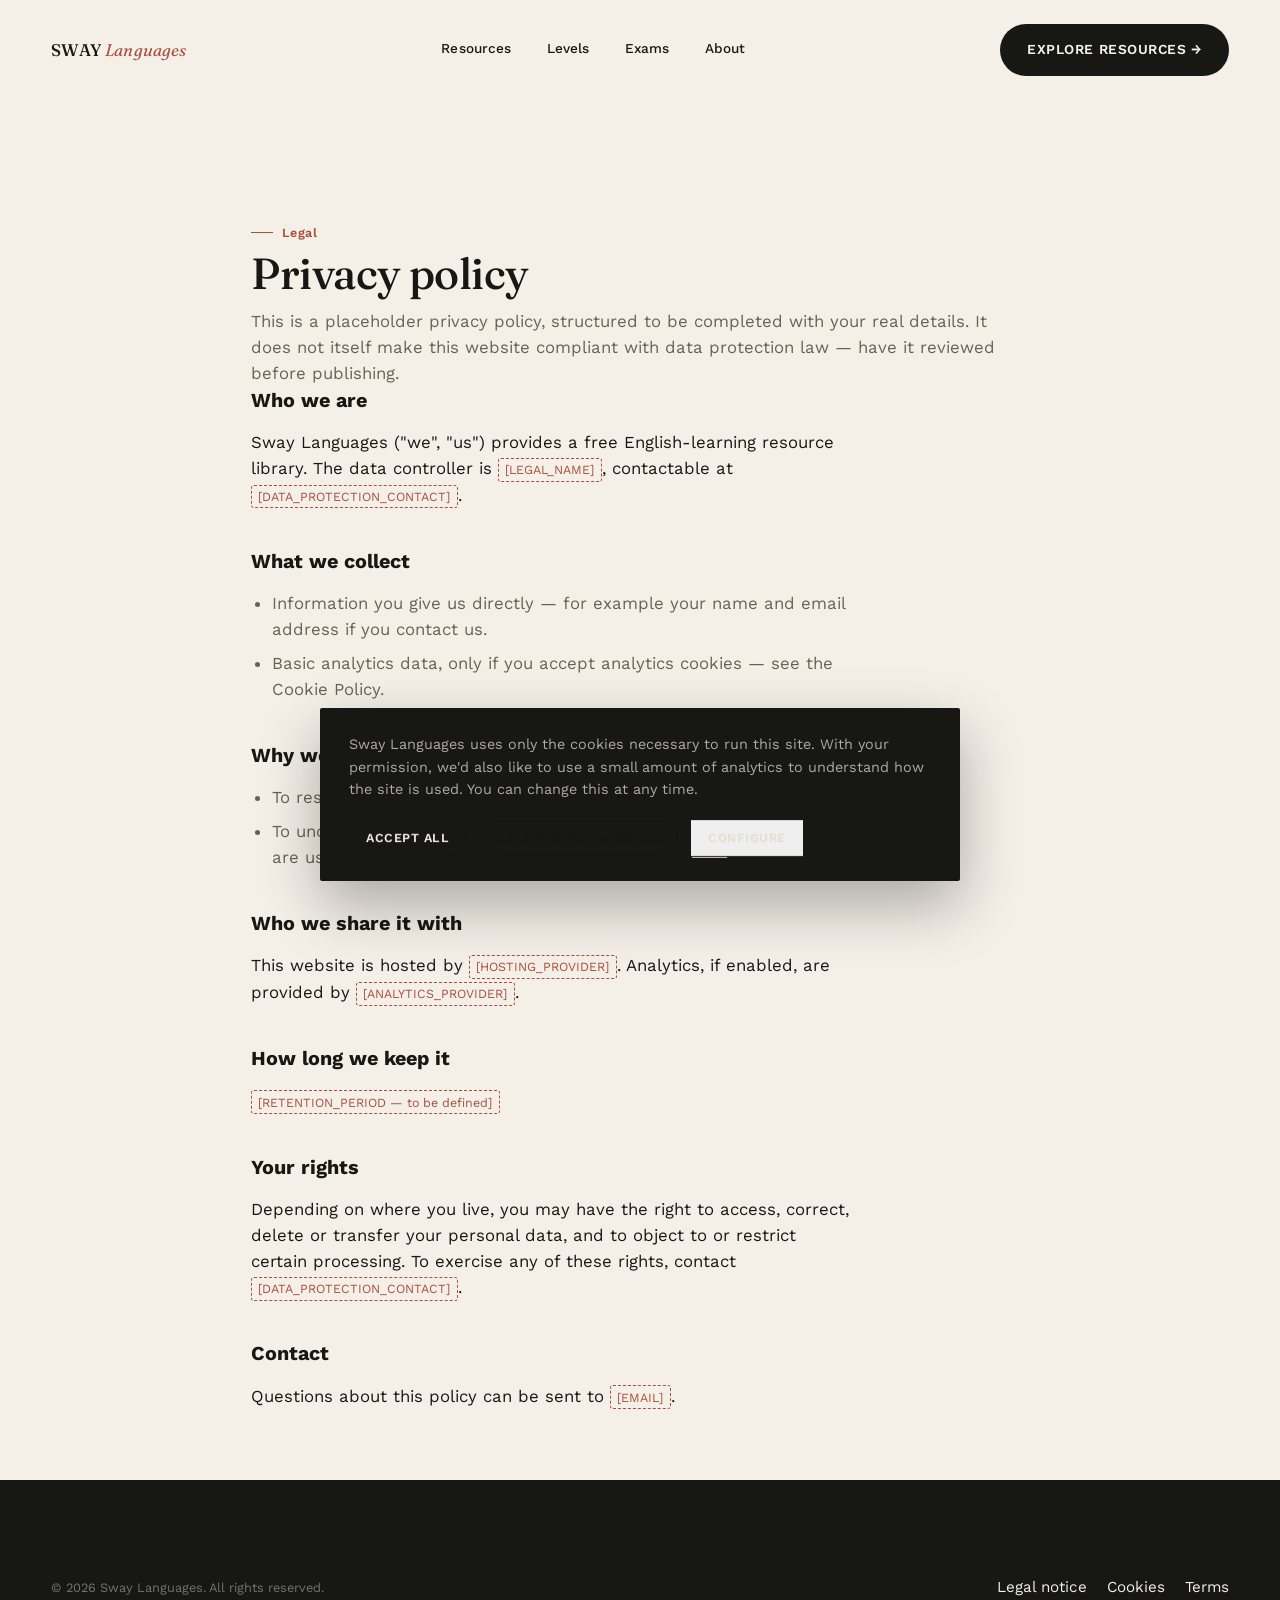
<file: privacy.html>
<!doctype html>
<html lang="en">
<head>
<meta charset="UTF-8">
<meta name="viewport" content="width=device-width, initial-scale=1.0">
<title>Privacy Policy | Sway Languages</title>
<meta name="description" content="Privacy policy for Sway Languages.">
<link rel="canonical" href="https://www.swaylanguages.com/privacy.html">
<meta name="robots" content="noindex, follow">
<link rel="stylesheet" href="assets/styles.css">
</head>
<body>
<a class="skip-link" href="#main">Skip to content</a>
<header class="nav is-scrolled theme-light">
  <a href="index.html" class="nav__logo">SWAY <span>Languages</span></a>
  <nav class="nav__links" aria-label="Primary">
    <a class="nav__link" href="resources.html">Resources</a>
    <a class="nav__link" href="index.html#levels">Levels</a>
    <a class="nav__link" href="index.html#exams">Exams</a>
    <a class="nav__link" href="index.html#about">About</a>
  </nav>
  <div class="nav__cta">
    <a href="resources.html" class="btn btn-primary magnetic"><span>Explore Resources</span> <span class="btn-arrow">→</span></a>
    <button class="nav__menu-btn" data-menu-open aria-label="Open menu" aria-expanded="false">
      <svg width="22" height="22" viewBox="0 0 24 24" fill="none" stroke="currentColor" stroke-width="1.6"><line x1="3" y1="7" x2="21" y2="7"/><line x1="3" y1="17" x2="21" y2="17"/></svg>
    </button>
  </div>
</header>
<div class="mobile-menu" data-mobile-menu>
  <div class="mobile-menu__top">
    <span class="nav__logo">SWAY <span>Languages</span></span>
    <button data-menu-close aria-label="Close menu" style="background:none;border:none;">
      <svg width="24" height="24" viewBox="0 0 24 24" fill="none" stroke="currentColor" stroke-width="1.6"><line x1="4" y1="4" x2="20" y2="20"/><line x1="20" y1="4" x2="4" y2="20"/></svg>
    </button>
  </div>
  <nav class="mobile-menu__links" aria-label="Mobile">
    <a href="resources.html"><span>01</span>Resources</a>
    <a href="index.html#levels"><span>02</span>Levels</a>
    <a href="index.html#exams"><span>03</span>Exams</a>
    <a href="index.html#about"><span>04</span>About</a>
  </nav>
</div>

<main id="main" class="simple-page">
  <section class="section section--tight">
    <div class="wrap-narrow">
      <span class="kicker">Legal</span>
      <h1 class="display" style="margin-top:0.6rem; font-size:var(--step-1);">Privacy policy</h1>
      <p class="muted" style="margin-top:0.8rem;">This is a placeholder privacy policy, structured to be completed with your real details. It does not itself make this website compliant with data protection law — have it reviewed before publishing.</p>

      <div class="body-copy">
        <h2>Who we are</h2>
        <p>Sway Languages ("we", "us") provides a free English-learning resource library. The data controller is <span class="config-flag">[LEGAL_NAME]</span>, contactable at <span class="config-flag">[DATA_PROTECTION_CONTACT]</span>.</p>

        <h2>What we collect</h2>
        <ul>
          <li>Information you give us directly — for example your name and email address if you contact us.</li>
          <li>Basic analytics data, only if you accept analytics cookies — see the <a href="cookies.html">Cookie Policy</a>.</li>
        </ul>

        <h2>Why we collect it</h2>
        <ul>
          <li>To respond to enquiries sent by email.</li>
          <li>To understand, in aggregate, how the website and resource library are used (only with consent).</li>
        </ul>

        <h2>Who we share it with</h2>
        <p>This website is hosted by <span class="config-flag">[HOSTING_PROVIDER]</span>. Analytics, if enabled, are provided by <span class="config-flag">[ANALYTICS_PROVIDER]</span>.</p>

        <h2>How long we keep it</h2>
        <p><span class="config-flag">[RETENTION_PERIOD — to be defined]</span></p>

        <h2>Your rights</h2>
        <p>Depending on where you live, you may have the right to access, correct, delete or transfer your personal data, and to object to or restrict certain processing. To exercise any of these rights, contact <span class="config-flag">[DATA_PROTECTION_CONTACT]</span>.</p>

        <h2>Contact</h2>
        <p>Questions about this policy can be sent to <span class="config-flag">[EMAIL]</span>.</p>
      </div>
    </div>
  </section>
</main>

<footer class="footer t-ink">
  <div class="wrap">
    <div class="footer__bottom" style="border-top:none; padding-top:0;">
      <span>© <span data-year>2026</span> Sway Languages. All rights reserved.</span>
      <span>
        <a href="legal.html" style="margin-right:1rem;">Legal notice</a>
        <a href="cookies.html" style="margin-right:1rem;">Cookies</a>
        <a href="terms.html">Terms</a>
      </span>
    </div>
  </div>
</footer>

<!-- Cookie banner -->
<div class="cookie-banner" data-cookie-banner role="dialog" aria-label="Cookie notice">
  <p>Sway Languages uses only the cookies necessary to run this site. With your permission, we'd also like to use a small amount of analytics to understand how the site is used. You can change this at any time.</p>
  <div class="cookie-banner__actions">
    <button class="btn btn-primary" data-cookie-accept-all>Accept all</button>
    <button class="btn btn-ghost" data-cookie-reject>Reject non-essential</button>
    <button class="btn btn-text" data-cookie-preferences style="color:#E4DECD;">Configure</button>
  </div>
</div>

<!-- Cookie preferences modal -->
<div class="cookie-modal" data-cookie-modal>
  <div class="cookie-modal__panel" role="dialog" aria-modal="true" aria-label="Cookie preferences">
    <h3 class="display" style="font-size:1.3rem;">Cookie preferences</h3>
    <p class="muted" style="font-size:0.9rem;">Choose which cookies Sway Languages can use. Necessary cookies keep the site working and can't be switched off.</p>
    <div class="cookie-toggle">
      <div class="cookie-toggle__label"><strong>Necessary</strong><span>Required for the site to function.</span></div>
      <label class="switch"><input type="checkbox" checked disabled><span class="switch__track"></span><span class="switch__thumb"></span></label>
    </div>
    <div class="cookie-toggle">
      <div class="cookie-toggle__label"><strong>Analytics</strong><span>Helps us understand how the site is used.</span></div>
      <label class="switch"><input type="checkbox" data-cookie-analytics><span class="switch__track"></span><span class="switch__thumb"></span></label>
    </div>
    <div class="cookie-modal__actions">
      <button class="btn btn-primary" data-cookie-save>Save preferences</button>
      <button class="btn btn-ghost" data-cookie-modal-close>Cancel</button>
    </div>
  </div>
</div>

<script src="assets/main.js"></script>
</body>
</html>
</file>
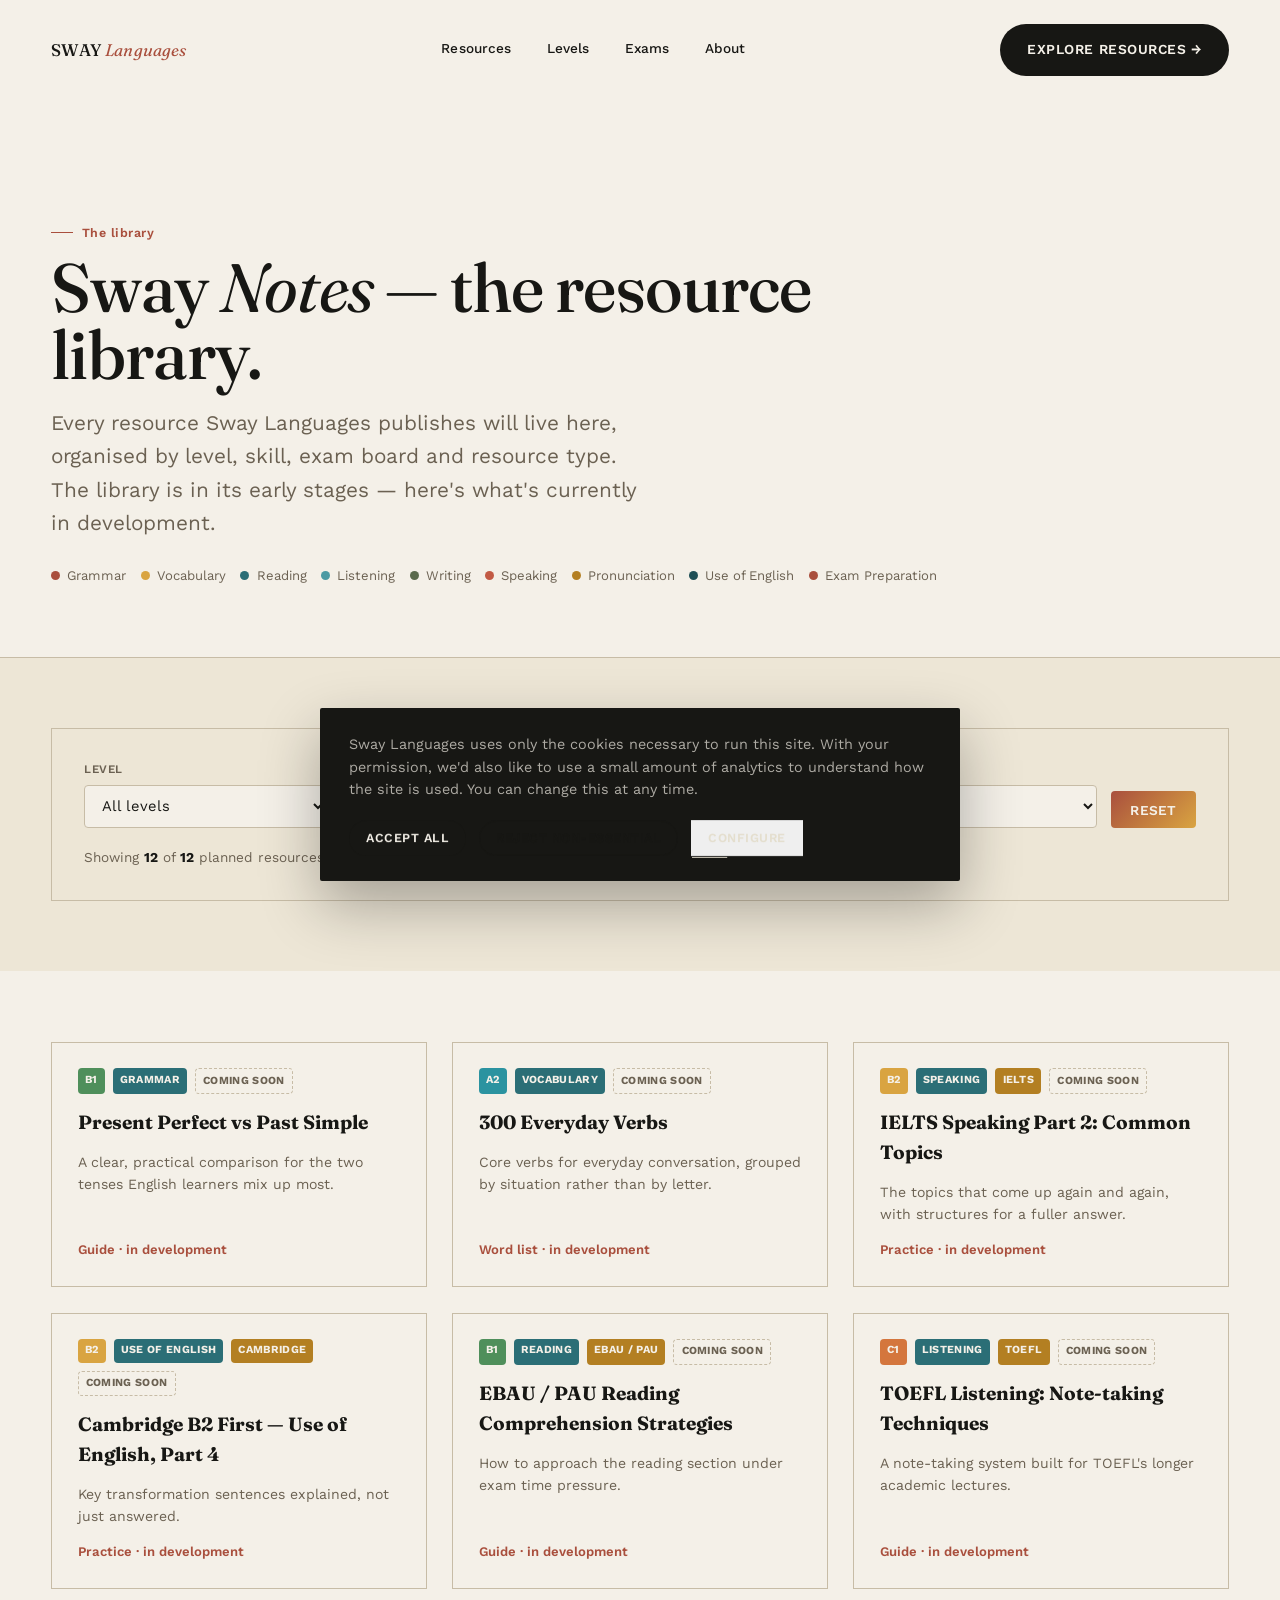
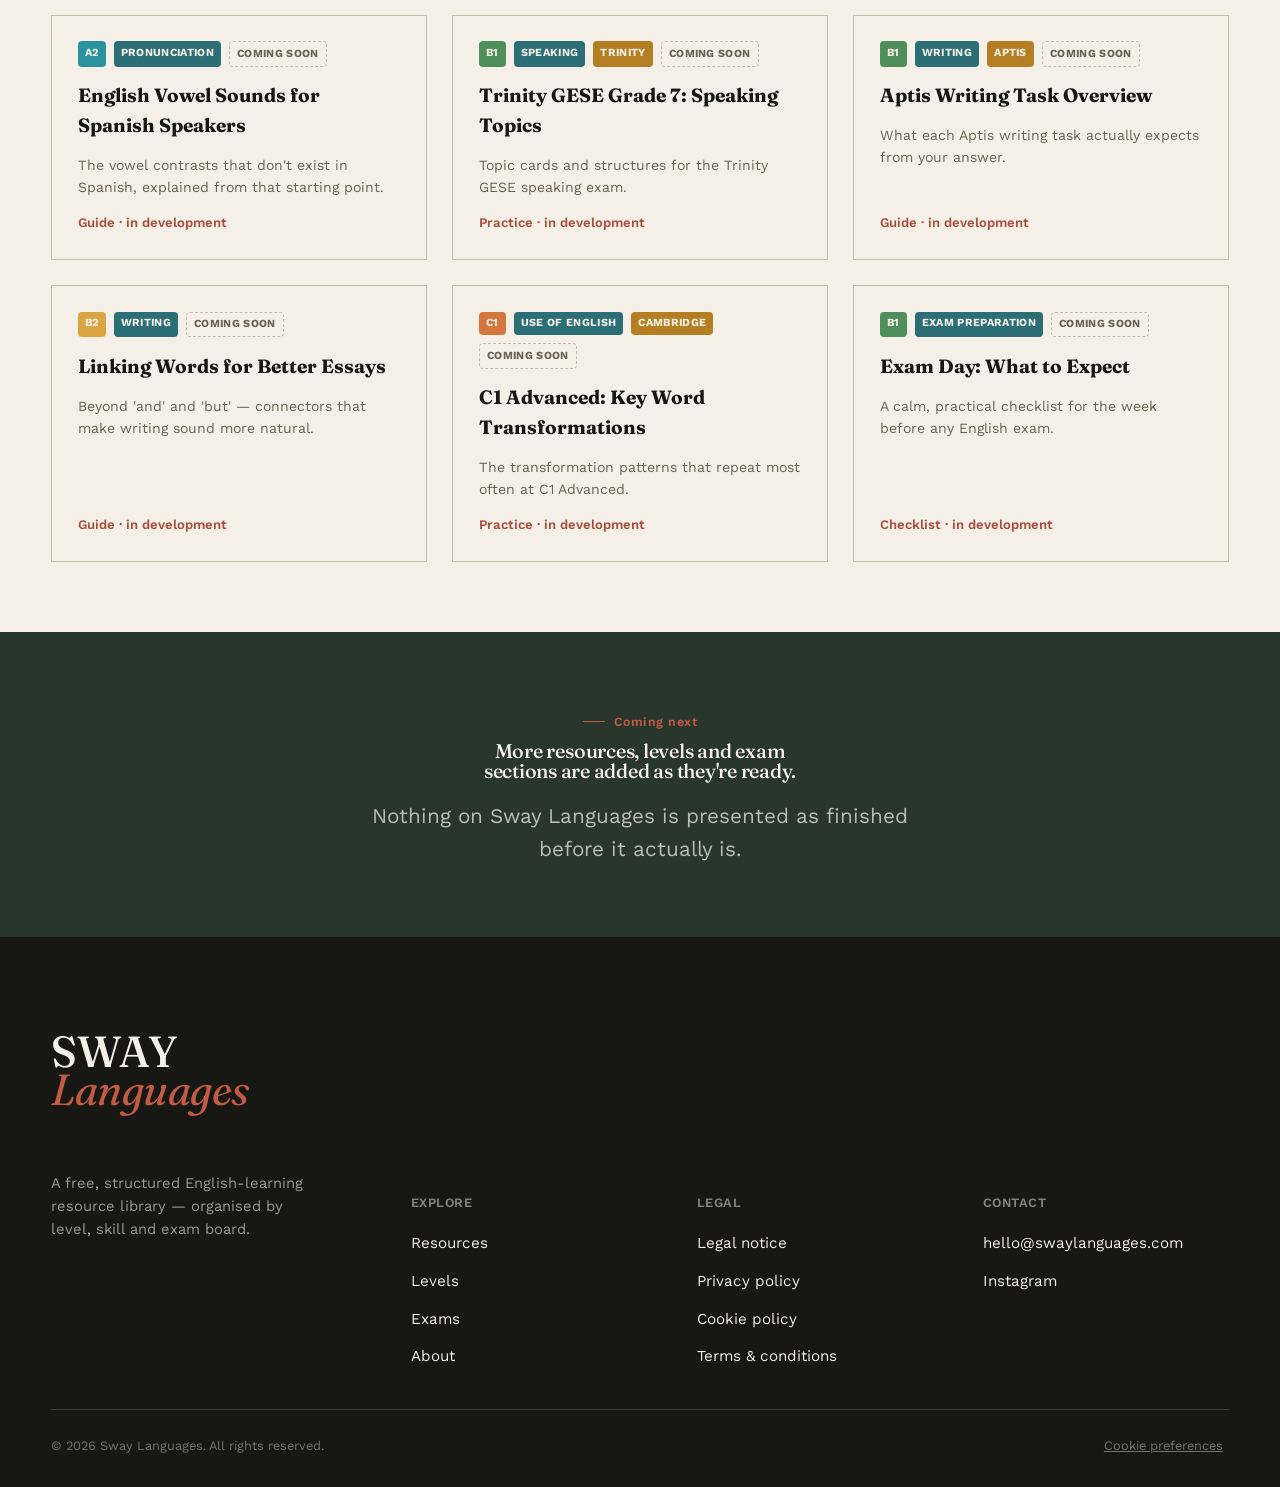
<file: resources.html>
<!doctype html>
<html lang="en">
<head>
<meta charset="UTF-8">
<meta name="viewport" content="width=device-width, initial-scale=1.0">
<title>Resources | Sway Languages</title>
<meta name="description" content="Browse the Sway Languages resource library by level, skill, exam board and resource type — grammar, vocabulary, reading, listening, writing, speaking and more.">
<link rel="canonical" href="https://www.swaylanguages.com/resources.html">
<meta property="og:type" content="website">
<meta property="og:site_name" content="Sway Languages">
<meta property="og:title" content="Resources | Sway Languages">
<meta property="og:description" content="Browse the Sway Languages resource library by level, skill, exam board and resource type.">
<meta property="og:url" content="https://www.swaylanguages.com/resources.html">
<link rel="stylesheet" href="assets/styles.css">
</head>
<body>
<a class="skip-link" href="#main">Skip to content</a>

<header class="nav is-scrolled theme-light">
  <a href="index.html" class="nav__logo">SWAY <span>Languages</span></a>
  <nav class="nav__links" aria-label="Primary">
    <a class="nav__link" href="resources.html">Resources</a>
    <a class="nav__link" href="index.html#levels">Levels</a>
    <a class="nav__link" href="index.html#exams">Exams</a>
    <a class="nav__link" href="index.html#about">About</a>
  </nav>
  <div class="nav__cta">
    <a href="#browse" class="btn btn-primary magnetic"><span>Explore Resources</span> <span class="btn-arrow">→</span></a>
    <button class="nav__menu-btn" data-menu-open aria-label="Open menu" aria-expanded="false">
      <svg width="22" height="22" viewBox="0 0 24 24" fill="none" stroke="currentColor" stroke-width="1.6"><line x1="3" y1="7" x2="21" y2="7"/><line x1="3" y1="17" x2="21" y2="17"/></svg>
    </button>
  </div>
</header>

<div class="mobile-menu" data-mobile-menu>
  <div class="mobile-menu__top">
    <span class="nav__logo">SWAY <span>Languages</span></span>
    <button data-menu-close aria-label="Close menu" style="background:none;border:none;">
      <svg width="24" height="24" viewBox="0 0 24 24" fill="none" stroke="currentColor" stroke-width="1.6"><line x1="4" y1="4" x2="20" y2="20"/><line x1="20" y1="4" x2="4" y2="20"/></svg>
    </button>
  </div>
  <nav class="mobile-menu__links" aria-label="Mobile">
    <a href="resources.html"><span>01</span>Resources</a>
    <a href="index.html#levels"><span>02</span>Levels</a>
    <a href="index.html#exams"><span>03</span>Exams</a>
    <a href="index.html#about"><span>04</span>About</a>
  </nav>
</div>

<main id="main" class="simple-page">
  <section class="section section--tight t-paper">
    <div class="wrap">
      <span class="kicker">The library</span>
      <h1 class="display" style="margin-top:0.7rem; font-size: var(--step-hero); max-width: 18ch;">Sway <em class="display-italic">Notes</em> — the resource library.</h1>
      <p class="lede" style="margin-top:1.2rem;">Every resource Sway Languages publishes will live here, organised by level, skill, exam board and resource type. The library is in its early stages — here's what's currently in development.</p>
      <div class="legend" style="margin-top:1.6rem;">
        <span class="legend__item"><span class="legend__dot" style="background:var(--terracotta)"></span>Grammar</span>
        <span class="legend__item"><span class="legend__dot" style="background:var(--amber)"></span>Vocabulary</span>
        <span class="legend__item"><span class="legend__dot" style="background:var(--teal)"></span>Reading</span>
        <span class="legend__item"><span class="legend__dot" style="background:var(--teal-light)"></span>Listening</span>
        <span class="legend__item"><span class="legend__dot" style="background:var(--olive-light)"></span>Writing</span>
        <span class="legend__item"><span class="legend__dot" style="background:var(--terracotta-bright)"></span>Speaking</span>
        <span class="legend__item"><span class="legend__dot" style="background:var(--amber-deep)"></span>Pronunciation</span>
        <span class="legend__item"><span class="legend__dot" style="background:var(--teal-deep)"></span>Use of English</span>
        <span class="legend__item"><span class="legend__dot" style="background:var(--lvl-c2)"></span>Exam Preparation</span>
      </div>
    </div>
  </section>

  <section class="section section--tight t-paper-2" id="browse" style="border-top:1px solid var(--line);">
    <div class="wrap">
      <div class="search-panel">
        <div class="search-panel__row">
          <div class="search-field">
            <label for="filter-level">Level</label>
            <select id="filter-level" data-filter-level>
              <option value="">All levels</option>
              <option value="a1">A1</option><option value="a2">A2</option>
              <option value="b1">B1</option><option value="b2">B2</option>
              <option value="c1">C1</option><option value="c2">C2</option>
            </select>
          </div>
          <div class="search-field">
            <label for="filter-skill">Skill</label>
            <select id="filter-skill" data-filter-skill>
              <option value="">All skills</option>
              <option value="grammar">Grammar</option>
              <option value="vocabulary">Vocabulary</option>
              <option value="reading">Reading</option>
              <option value="listening">Listening</option>
              <option value="writing">Writing</option>
              <option value="speaking">Speaking</option>
              <option value="pronunciation">Pronunciation</option>
              <option value="use-of-english">Use of English</option>
              <option value="exam-preparation">Exam Preparation</option>
            </select>
          </div>
          <div class="search-field">
            <label for="filter-exam">Exam</label>
            <select id="filter-exam" data-filter-exam>
              <option value="">All exams</option>
              <option value="cambridge">Cambridge</option>
              <option value="trinity">Trinity</option>
              <option value="aptis">Aptis</option>
              <option value="ebau-pau">EBAU / PAU</option>
              <option value="ielts">IELTS</option>
              <option value="toefl">TOEFL</option>
            </select>
          </div>
          <div class="search-field">
            <label for="filter-type">Resource type</label>
            <select id="filter-type" data-filter-type>
              <option value="">All types</option>
              <option value="Guide">Guide</option>
              <option value="Practice">Practice</option>
              <option value="Word list">Word list</option>
              <option value="Checklist">Checklist</option>
            </select>
          </div>
          <button class="search-panel__submit" data-filter-reset type="button">Reset</button>
        </div>
        <p class="search-panel__count" data-resource-count></p>
      </div>
    </div>
  </section>

  <section class="section section--tight t-paper">
    <div class="wrap">
      <div class="featured-grid" data-resource-grid></div>
    </div>
  </section>

  <section class="section section--tight t-olive">
    <div class="wrap" style="text-align:center;">
      <span class="kicker">Coming next</span>
      <h2 class="display" style="margin-top:0.7rem; max-width:26ch; margin-inline:auto;">More resources, levels and exam sections are added as they're ready.</h2>
      <p class="lede" style="margin:1.2rem auto 0;">Nothing on Sway Languages is presented as finished before it actually is.</p>
    </div>
  </section>
</main>

<footer class="footer t-ink">
  <div class="wrap">
    <h2 class="display footer__mega"><span>SWAY</span><span class="display-italic">Languages</span></h2>
    <div class="footer__top">
      <div class="footer__brand">
        <p>A free, structured English-learning resource library — organised by level, skill and exam board.</p>
      </div>
      <div>
        <h5>Explore</h5>
        <ul>
          <li><a href="resources.html">Resources</a></li>
          <li><a href="index.html#levels">Levels</a></li>
          <li><a href="index.html#exams">Exams</a></li>
          <li><a href="index.html#about">About</a></li>
        </ul>
      </div>
      <div>
        <h5>Legal</h5>
        <ul>
          <li><a href="legal.html">Legal notice</a></li>
          <li><a href="privacy.html">Privacy policy</a></li>
          <li><a href="cookies.html">Cookie policy</a></li>
          <li><a href="terms.html">Terms &amp; conditions</a></li>
        </ul>
      </div>
      <div>
        <h5>Contact</h5>
        <ul>
          <li><a href="mailto:hello@swaylanguages.com">hello@swaylanguages.com</a></li>
          <li><a href="https://instagram.com/" target="_blank" rel="noopener">Instagram</a></li>
        </ul>
      </div>
    </div>
    <div class="footer__bottom">
      <span>© <span data-year>2026</span> Sway Languages. All rights reserved.</span>
      <button data-cookie-preferences>Cookie preferences</button>
    </div>
  </div>
</footer>

<div class="cookie-banner" data-cookie-banner role="dialog" aria-label="Cookie notice">
  <p>Sway Languages uses only the cookies necessary to run this site. With your permission, we'd also like to use a small amount of analytics to understand how the site is used. You can change this at any time.</p>
  <div class="cookie-banner__actions">
    <button class="btn btn-primary" data-cookie-accept-all>Accept all</button>
    <button class="btn btn-ghost" data-cookie-reject>Reject non-essential</button>
    <button class="btn btn-text" data-cookie-preferences style="color:#E4DECD;">Configure</button>
  </div>
</div>
<div class="cookie-modal" data-cookie-modal>
  <div class="cookie-modal__panel" role="dialog" aria-modal="true" aria-label="Cookie preferences">
    <h3 class="display" style="font-size:1.3rem;">Cookie preferences</h3>
    <p class="muted" style="font-size:0.9rem;">Choose which cookies Sway Languages can use. Necessary cookies keep the site working and can't be switched off.</p>
    <div class="cookie-toggle">
      <div class="cookie-toggle__label"><strong>Necessary</strong><span>Required for the site to function.</span></div>
      <label class="switch"><input type="checkbox" checked disabled><span class="switch__track"></span><span class="switch__thumb"></span></label>
    </div>
    <div class="cookie-toggle">
      <div class="cookie-toggle__label"><strong>Analytics</strong><span>Helps us understand how the site is used.</span></div>
      <label class="switch"><input type="checkbox" data-cookie-analytics><span class="switch__track"></span><span class="switch__thumb"></span></label>
    </div>
    <div class="cookie-modal__actions">
      <button class="btn btn-primary" data-cookie-save>Save preferences</button>
      <button class="btn btn-ghost" data-cookie-modal-close>Cancel</button>
    </div>
  </div>
</div>

<script src="assets/resources-data.js"></script>
<script src="assets/main.js"></script>
</body>
</html>
</file>
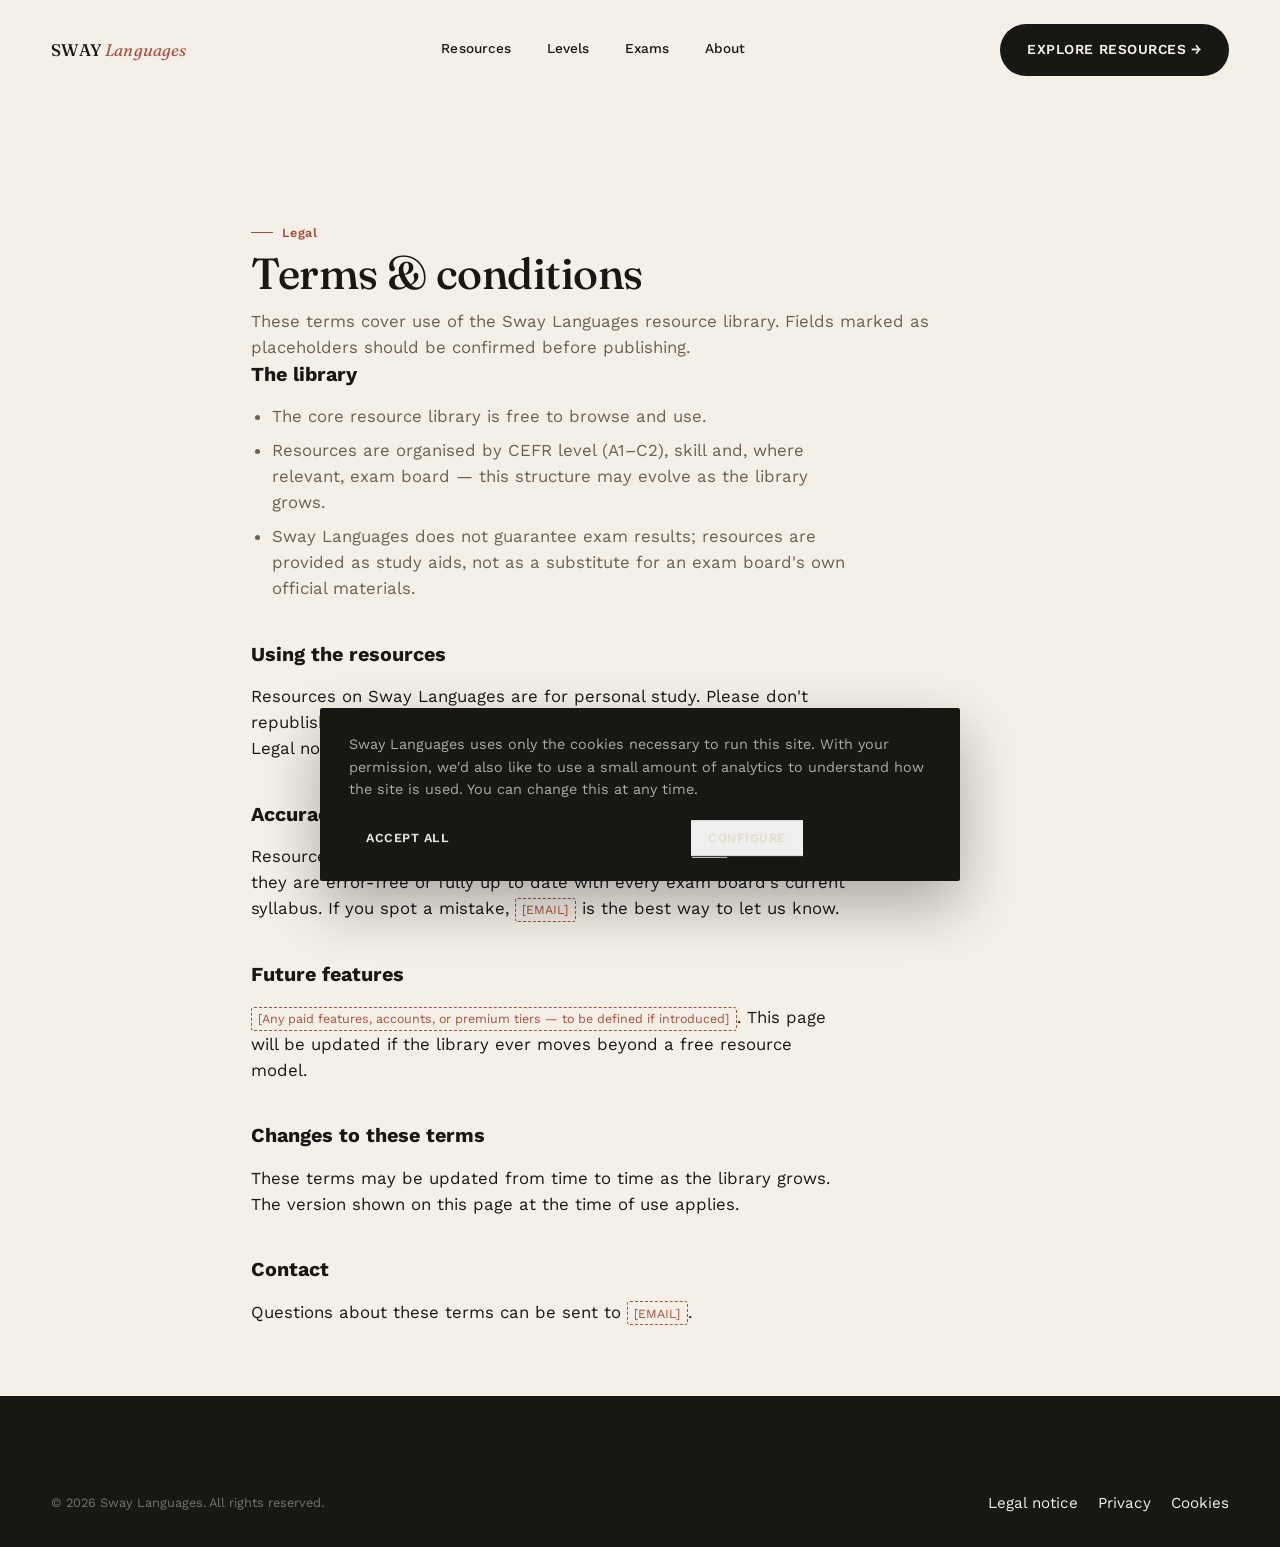
<file: terms.html>
<!doctype html>
<html lang="en">
<head>
<meta charset="UTF-8">
<meta name="viewport" content="width=device-width, initial-scale=1.0">
<title>Terms &amp; Conditions | Sway Languages</title>
<meta name="description" content="Terms and conditions for using the Sway Languages resource library.">
<link rel="canonical" href="https://www.swaylanguages.com/terms.html">
<meta name="robots" content="noindex, follow">
<link rel="stylesheet" href="assets/styles.css">
</head>
<body>
<a class="skip-link" href="#main">Skip to content</a>
<header class="nav is-scrolled theme-light">
  <a href="index.html" class="nav__logo">SWAY <span>Languages</span></a>
  <nav class="nav__links" aria-label="Primary">
    <a class="nav__link" href="resources.html">Resources</a>
    <a class="nav__link" href="index.html#levels">Levels</a>
    <a class="nav__link" href="index.html#exams">Exams</a>
    <a class="nav__link" href="index.html#about">About</a>
  </nav>
  <div class="nav__cta">
    <a href="resources.html" class="btn btn-primary magnetic"><span>Explore Resources</span> <span class="btn-arrow">→</span></a>
    <button class="nav__menu-btn" data-menu-open aria-label="Open menu" aria-expanded="false">
      <svg width="22" height="22" viewBox="0 0 24 24" fill="none" stroke="currentColor" stroke-width="1.6"><line x1="3" y1="7" x2="21" y2="7"/><line x1="3" y1="17" x2="21" y2="17"/></svg>
    </button>
  </div>
</header>
<div class="mobile-menu" data-mobile-menu>
  <div class="mobile-menu__top">
    <span class="nav__logo">SWAY <span>Languages</span></span>
    <button data-menu-close aria-label="Close menu" style="background:none;border:none;">
      <svg width="24" height="24" viewBox="0 0 24 24" fill="none" stroke="currentColor" stroke-width="1.6"><line x1="4" y1="4" x2="20" y2="20"/><line x1="20" y1="4" x2="4" y2="20"/></svg>
    </button>
  </div>
  <nav class="mobile-menu__links" aria-label="Mobile">
    <a href="resources.html"><span>01</span>Resources</a>
    <a href="index.html#levels"><span>02</span>Levels</a>
    <a href="index.html#exams"><span>03</span>Exams</a>
    <a href="index.html#about"><span>04</span>About</a>
  </nav>
</div>

<main id="main" class="simple-page">
  <section class="section section--tight">
    <div class="wrap-narrow">
      <span class="kicker">Legal</span>
      <h1 class="display" style="margin-top:0.6rem; font-size:var(--step-1);">Terms &amp; conditions</h1>
      <p class="muted" style="margin-top:0.8rem;">These terms cover use of the Sway Languages resource library. Fields marked as placeholders should be confirmed before publishing.</p>

      <div class="body-copy">
        <h2>The library</h2>
        <ul>
          <li>The core resource library is free to browse and use.</li>
          <li>Resources are organised by CEFR level (A1–C2), skill and, where relevant, exam board — this structure may evolve as the library grows.</li>
          <li>Sway Languages does not guarantee exam results; resources are provided as study aids, not as a substitute for an exam board's own official materials.</li>
        </ul>

        <h2>Using the resources</h2>
        <p>Resources on Sway Languages are for personal study. Please don't republish, resell or redistribute them without permission — see the <a href="legal.html">Legal notice</a> for intellectual property details.</p>

        <h2>Accuracy</h2>
        <p>Resources are prepared carefully, but Sway Languages can't guarantee they are error-free or fully up to date with every exam board's current syllabus. If you spot a mistake, <span class="config-flag">[EMAIL]</span> is the best way to let us know.</p>

        <h2>Future features</h2>
        <p><span class="config-flag">[Any paid features, accounts, or premium tiers — to be defined if introduced]</span>. This page will be updated if the library ever moves beyond a free resource model.</p>

        <h2>Changes to these terms</h2>
        <p>These terms may be updated from time to time as the library grows. The version shown on this page at the time of use applies.</p>

        <h2>Contact</h2>
        <p>Questions about these terms can be sent to <span class="config-flag">[EMAIL]</span>.</p>
      </div>
    </div>
  </section>
</main>

<footer class="footer t-ink">
  <div class="wrap">
    <div class="footer__bottom" style="border-top:none; padding-top:0;">
      <span>© <span data-year>2026</span> Sway Languages. All rights reserved.</span>
      <span>
        <a href="legal.html" style="margin-right:1rem;">Legal notice</a>
        <a href="privacy.html" style="margin-right:1rem;">Privacy</a>
        <a href="cookies.html">Cookies</a>
      </span>
    </div>
  </div>
</footer>

<!-- Cookie banner -->
<div class="cookie-banner" data-cookie-banner role="dialog" aria-label="Cookie notice">
  <p>Sway Languages uses only the cookies necessary to run this site. With your permission, we'd also like to use a small amount of analytics to understand how the site is used. You can change this at any time.</p>
  <div class="cookie-banner__actions">
    <button class="btn btn-primary" data-cookie-accept-all>Accept all</button>
    <button class="btn btn-ghost" data-cookie-reject>Reject non-essential</button>
    <button class="btn btn-text" data-cookie-preferences style="color:#E4DECD;">Configure</button>
  </div>
</div>

<!-- Cookie preferences modal -->
<div class="cookie-modal" data-cookie-modal>
  <div class="cookie-modal__panel" role="dialog" aria-modal="true" aria-label="Cookie preferences">
    <h3 class="display" style="font-size:1.3rem;">Cookie preferences</h3>
    <p class="muted" style="font-size:0.9rem;">Choose which cookies Sway Languages can use. Necessary cookies keep the site working and can't be switched off.</p>
    <div class="cookie-toggle">
      <div class="cookie-toggle__label"><strong>Necessary</strong><span>Required for the site to function.</span></div>
      <label class="switch"><input type="checkbox" checked disabled><span class="switch__track"></span><span class="switch__thumb"></span></label>
    </div>
    <div class="cookie-toggle">
      <div class="cookie-toggle__label"><strong>Analytics</strong><span>Helps us understand how the site is used.</span></div>
      <label class="switch"><input type="checkbox" data-cookie-analytics><span class="switch__track"></span><span class="switch__thumb"></span></label>
    </div>
    <div class="cookie-modal__actions">
      <button class="btn btn-primary" data-cookie-save>Save preferences</button>
      <button class="btn btn-ghost" data-cookie-modal-close>Cancel</button>
    </div>
  </div>
</div>

<script src="assets/main.js"></script>
</body>
</html>
</file>
<file: assets/styles.css>
/* ============================================================
   SWAY LANGUAGES — Design System v2
   Editorial. Oversized type. Deliberate color rhythm per section.
   ============================================================ */

@import url('https://fonts.googleapis.com/css2?family=Fraunces:ital,opsz,wght@0,9..144,300;0,9..144,400;0,9..144,500;0,9..144,600;0,9..144,700;1,9..144,400;1,9..144,500&family=Work+Sans:wght@400;500;600;700&display=swap');

:root{
  /* ---- color: paper world ---- */
  --paper:      #F4F0E8;
  --paper-2:    #EDE6D6;
  --paper-3:    #D9D1C3;
  --ink:        #171714;
  --ink-2:      #201F1B;
  --ink-soft:   #6B6152;
  --line:       #C7BCA6;
  --line-on-paper: #C2B79F;
  --line-on-ink: rgba(244,240,232,0.16);

  /* ---- color: accents ---- */
  --terracotta:      #A94F3D;
  --terracotta-deep: #8A3D2E;
  --terracotta-bright:#C25A44;
  --olive:      #3C4A34;
  --olive-deep: #28362B;
  --olive-light:#5B6B4D;
  --cream:      #F4F0E8;

  /* ---- color: secondary brand palette (categories / levels / interactive) ---- */
  --teal:       #2B6E76;
  --teal-deep:  #1F4F55;
  --teal-light: #4C9AA3;
  --amber:      #D9A441;
  --amber-deep: #B37F22;
  --amber-light:#E8C176;

  /* ---- color: level progression scale (A1 -> C2, cool to warm) ---- */
  --lvl-a1: #4C86C2;
  --lvl-a2: #2B93A0;
  --lvl-b1: #4F8F5B;
  --lvl-b2: #D9A441;
  --lvl-c1: #D4763D;
  --lvl-c2: #A94F3D;

  /* ---- subtle brand gradient ---- */
  --grad-brand: linear-gradient(135deg, var(--terracotta) 0%, var(--amber) 100%);
  --grad-ink:   linear-gradient(160deg, #201F1B 0%, #171714 60%, #1B2620 100%);

  /* ---- type families ---- */
  --serif: "Fraunces", "Iowan Old Style", Georgia, serif;
  --sans:  "Work Sans", -apple-system, BlinkMacSystemFont, "Segoe UI", sans-serif;

  /* ---- scale: oversized where it matters ---- */
  --step-mega:  clamp(3.6rem, 4vw + 3rem, 8.5rem);
  --step-hero:  clamp(2.6rem, 2.6vw + 2.2rem, 5.4rem);
  --step-1:     clamp(2.1rem, 1.4vw + 1.6rem, 3.4rem);
  --step-2:     clamp(1.5rem, 0.8vw + 1.2rem, 2.05rem);
  --step-3:     clamp(1.1rem, 0.3vw + 1rem, 1.3rem);
  --step-body:  1.05rem;
  --step-small: 0.86rem;

  --gutter: clamp(1.25rem, 4vw, 3.5rem);
  --section-pad: clamp(4.5rem, 10vw, 9.5rem);
  --radius: 2px;
  --ease: cubic-bezier(.16,.8,.24,1);
  --ease-soft: cubic-bezier(.4,0,.2,1);
  --ease-out-expo: cubic-bezier(.19,1,.22,1);
}

/* ---------------- reset ---------------- */
*, *::before, *::after{ box-sizing: border-box; }
html{ scroll-behavior: smooth; }
@media (prefers-reduced-motion: reduce){
  html{ scroll-behavior: auto; }
  *, *::before, *::after{
    animation-duration: 0.001ms !important;
    animation-iteration-count: 1 !important;
    transition-duration: 0.001ms !important;
    scroll-behavior: auto !important;
  }
}
body{
  margin:0;
  background: var(--paper);
  color: var(--ink);
  font-family: var(--sans);
  font-size: var(--step-body);
  line-height: 1.55;
  -webkit-font-smoothing: antialiased;
  text-rendering: optimizeLegibility;
  overflow-x: clip;
}
img{ max-width:100%; display:block; }
a{ color: inherit; text-decoration: none; }
button{ font-family: inherit; cursor: pointer; }
h1,h2,h3,h4,p,figure{ margin:0; }
ul{ margin:0; padding:0; list-style:none; }
input, textarea, select{ font-family: inherit; font-size: inherit; }

:focus-visible{ outline: 2px solid var(--terracotta); outline-offset: 3px; }

.wrap{ max-width: 1320px; margin-inline: auto; padding-inline: var(--gutter); }
.wrap-narrow{ max-width: 880px; margin-inline: auto; padding-inline: var(--gutter); }
.bleed{ padding-inline: var(--gutter); }

.section{ padding-block: var(--section-pad); position: relative; }
.section--tight{ padding-block: calc(var(--section-pad) * 0.55); }

/* section color themes */
.t-paper{ background: var(--paper); color: var(--ink); }
.t-paper-2{ background: var(--paper-2); color: var(--ink); }
.t-ink{ background: var(--ink); color: var(--paper); }
.t-olive{ background: var(--olive-deep); color: var(--paper); }
.t-terracotta{ background: var(--terracotta); color: var(--cream); }

.t-ink .kicker, .t-olive .kicker{ color: var(--terracotta-bright); }
.t-terracotta .kicker{ color: var(--ink); }
.t-ink .muted, .t-olive .muted{ color: rgba(244,240,232,0.62); }
.t-terracotta .muted{ color: rgba(23,23,20,0.72); }
.t-ink .lede, .t-olive .lede{ color: rgba(244,240,232,0.72); }
.t-terracotta .lede{ color: rgba(23,23,20,0.78); }
.t-ink .rule, .t-olive .rule{ border-color: var(--line-on-ink); }
.t-terracotta .rule{ border-color: rgba(23,23,20,0.22); }

/* ---------------- type helpers ---------------- */
.display{ font-family: var(--serif); font-weight: 500; letter-spacing: -0.012em; line-height: 0.98; }
.display-italic{ font-style: italic; font-weight: 400; }
.display-light{ font-weight: 340; }
h1.display{ font-size: var(--step-hero); }
h2.display{ font-size: var(--step-1); }
h3.display{ font-size: var(--step-2); }

.kicker{
  font-family: var(--sans);
  font-size: 0.78rem;
  font-weight: 600;
  color: var(--terracotta);
  letter-spacing: 0.04em;
  display: inline-flex;
  align-items: center;
  gap: 0.55rem;
}
.kicker::before{
  content:"";
  width: 22px; height: 1px;
  background: currentColor;
}
.lede{ font-size: clamp(1.05rem, 0.4vw + 1rem, 1.3rem); color: var(--ink-soft); max-width: 46ch; line-height: 1.6; font-weight: 400; }
.body-copy{ max-width: 60ch; color: var(--ink); }
.body-copy p + p{ margin-top: 1.1em; }
.muted{ color: var(--ink-soft); }
.rule{ border: none; border-top: 1px solid var(--line); margin: 0; }

/* ---------------- buttons ---------------- */
.btn{
  display: inline-flex;
  align-items: center;
  gap: 0.85em;
  padding: 1.05em 1.9em;
  border-radius: 999px;
  font-size: 0.86rem;
  font-weight: 600;
  letter-spacing: 0.04em;
  text-transform: uppercase;
  border: 1px solid transparent;
  transition: transform .6s var(--ease-out-expo), background-color .35s var(--ease-soft), color .35s var(--ease-soft), border-color .35s var(--ease-soft);
  position: relative;
  will-change: transform;
}
.btn-arrow{ transition: transform .45s var(--ease-out-expo); }
.btn:hover .btn-arrow{ transform: translateX(5px); }
.btn-primary{ background: var(--ink); color: var(--paper); }
.t-ink .btn-primary, .t-olive .btn-primary{ background: var(--terracotta); color: var(--cream); }
.t-terracotta .btn-primary{ background: var(--ink); color: var(--paper); }
.btn-primary:hover{ background: var(--terracotta-deep); color: var(--cream); }
.t-terracotta .btn-primary:hover{ background: var(--ink-2); }

.btn-ghost{ background: transparent; color: var(--ink); border-color: var(--ink); }
.t-ink .btn-ghost, .t-olive .btn-ghost{ color: var(--paper); border-color: rgba(244,240,232,0.5); }
.t-terracotta .btn-ghost{ color: var(--ink); border-color: rgba(23,23,20,0.5); }
.btn-ghost:hover{ background: var(--ink); color: var(--paper); border-color: var(--ink); }
.t-ink .btn-ghost:hover, .t-olive .btn-ghost:hover{ background: var(--paper); color: var(--ink); }

.btn-text{
  padding: 0; border-radius: 0; font-weight: 600; font-size: 0.92rem;
  display: inline-flex; align-items:center; gap:0.5em;
  position: relative;
}
.btn-text::after{
  content:"";
  position:absolute; left:0; right:0; bottom:-3px; height:1px;
  background: currentColor; transform: scaleX(0.32); transform-origin:left;
  transition: transform .45s var(--ease-out-expo);
}
.btn-text:hover::after{ transform: scaleX(1); }

.magnetic{ display: inline-block; }

/* ---------------- nav ---------------- */
.nav{
  position: fixed; top: 0; left: 0; right: 0; z-index: 60;
  padding: 1.5rem var(--gutter);
  display: flex; align-items: center; justify-content: space-between;
  transition: background-color .5s var(--ease-soft), border-color .5s var(--ease-soft), padding .4s var(--ease-soft), color .5s var(--ease-soft);
  color: var(--paper);
}
.nav.theme-light{ color: var(--ink); }
.nav.is-scrolled{
  background: rgba(244, 240, 232, 0.82);
  backdrop-filter: blur(14px);
  padding-block: 1rem;
  color: var(--ink);
  box-shadow: 0 1px 0 var(--line-on-paper);
}
.nav.is-scrolled.theme-dark{
  background: rgba(23,23,20,0.72);
  color: var(--paper);
  box-shadow: 0 1px 0 var(--line-on-ink);
}
.nav__logo{
  font-family: var(--serif); font-weight: 500; font-size: 1.05rem; letter-spacing: 0.01em;
}
.nav__logo span{ color: var(--terracotta); font-style: italic; font-weight: 400; }
.nav__links{ display: flex; gap: 2.2rem; align-items: center; }
.nav__link{ font-size: 0.85rem; font-weight: 500; position: relative; padding-bottom: 4px; letter-spacing: 0.01em; }
.nav__link::after{
  content: ""; position: absolute; left: 0; right: 0; bottom: 0; height: 1px;
  background: currentColor; transform: scaleX(0); transform-origin: right;
  transition: transform .45s var(--ease-out-expo);
}
.nav__link:hover::after, .nav__link.is-active::after{ transform: scaleX(1); transform-origin: left; }
.nav__cta{ display:flex; align-items:center; gap:1.4rem; }
.nav__menu-btn{ display:none; background:none; border:none; color: currentColor; padding: 0.4rem; }
@media (max-width: 900px){
  .nav__links{ display:none; }
  .nav__menu-btn{ display:flex; }
}

/* full-screen editorial mobile menu */
.mobile-menu{
  position: fixed; inset: 0; background: var(--ink); color: var(--paper);
  z-index: 70; display: flex; flex-direction: column;
  padding: 1.5rem var(--gutter) 2.5rem;
  transform: translateY(-100%);
  transition: transform .65s var(--ease-out-expo);
}
.mobile-menu.is-open{ transform: translateY(0); }
.mobile-menu__top{ display:flex; align-items:center; justify-content:space-between; }
.mobile-menu__top .nav__logo{ color: var(--paper); }
.mobile-menu__top button{ color: var(--paper); }
.mobile-menu__links{ margin-top: auto; margin-bottom: auto; display:flex; flex-direction:column; }
.mobile-menu__links a{
  font-family: var(--serif); font-size: clamp(2.4rem, 11vw, 3.6rem);
  padding-block: 0.3rem;
  display: flex; align-items: baseline; gap: 0.9rem;
  border-top: 1px solid var(--line-on-ink);
}
.mobile-menu__links a:last-child{ border-bottom: 1px solid var(--line-on-ink); }
.mobile-menu__links a span{ font-family: var(--sans); font-size: 0.85rem; color: var(--terracotta-bright); font-weight: 600; }
.mobile-menu__footer{ display:flex; flex-direction:column; gap:1.2rem; align-items:flex-start; }

/* ---------------- hero intro overlay ---------------- */
.intro{
  position: fixed; inset: 0; z-index: 100; background: var(--ink); color: var(--paper);
  display: flex; align-items: center; justify-content: center;
  transition: opacity .8s var(--ease), visibility .8s var(--ease);
}
.intro.is-done{ opacity: 0; visibility: hidden; pointer-events: none; }
.intro__word{
  font-family: var(--serif); font-size: clamp(3.2rem, 15vw, 9.5rem);
  position: absolute; opacity: 0; letter-spacing: -0.01em;
}
.intro__word--1.is-in{ animation: introWord 1s var(--ease-out-expo) forwards; }
.intro__word--2{ font-style: italic; font-weight: 400; }
.intro__word--2.is-in{ animation: introWord 1s var(--ease-out-expo) forwards; }
@keyframes introWord{
  0%{ opacity: 0; transform: translateY(22px) scale(0.96); filter: blur(8px); }
  100%{ opacity: 1; transform: translateY(0) scale(1); filter: blur(0); }
}
.intro__word.is-out{ animation: introWordOut .55s var(--ease-soft) forwards; }
@keyframes introWordOut{ to{ opacity: 0; transform: translateY(-18px); filter: blur(5px); } }
@media (prefers-reduced-motion: reduce){ .intro{ display:none; } }

/* ---------------- HERO ---------------- */
.hero{
  position: relative;
  min-height: 100svh;
  display: flex;
  flex-direction: column;
  justify-content: flex-end;
  padding-top: clamp(6rem, 14vw, 9rem);
  padding-bottom: clamp(2.5rem, 5vw, 4rem);
  overflow: hidden;
  isolation: isolate;
}
.hero__texture{
  position:absolute; inset:0; z-index:-1; opacity: 0.5;
}
.hero__eyebrow{
  position: relative; z-index: 2;
  display:flex; align-items:center; gap: 3rem; flex-wrap: wrap;
  padding-inline: var(--gutter);
  margin-bottom: clamp(1.2rem, 3vw, 2rem);
}
.hero__eyebrow .kicker{ color: var(--terracotta-bright); }
.hero__meta{ font-size: 0.8rem; color: rgba(244,240,232,0.5); letter-spacing: 0.02em; }

.hero__display{
  position: relative;
  padding-inline: var(--gutter);
}
.hero__word{
  display:block;
  font-family: var(--serif);
  font-size: var(--step-mega);
  line-height: 0.86;
  letter-spacing: -0.015em;
  overflow: hidden;
}
.hero__word span{
  display:block;
  transform: translateY(105%);
  transition: transform 1.1s var(--ease-out-expo);
}
.hero__word--1 span{ transition-delay: .05s; }
.hero__word--2{ font-style: italic; font-weight: 380; color: var(--terracotta-bright); }
.hero__word--2 span{ transition-delay: .18s; }
.hero.is-revealed .hero__word span{ transform: translateY(0); }

.hero__grid{
  position: relative;
  margin-top: clamp(1.6rem, 4vw, 3rem);
  padding-inline: var(--gutter);
  display: grid;
  grid-template-columns: 1.3fr 0.9fr;
  gap: clamp(1.5rem, 4vw, 4rem);
  align-items: end;
}
@media (max-width: 860px){ .hero__grid{ grid-template-columns: 1fr; } }

.hero__statement{
  font-family: var(--sans);
  font-weight: 600;
  font-size: clamp(1.15rem, 1.4vw + 0.8rem, 1.7rem);
  letter-spacing: 0.01em;
  line-height: 1.25;
  text-transform: uppercase;
  color: var(--paper);
  opacity: 0;
  transform: translateY(16px);
}
.hero__statement.reveal-in{ animation: heroFade .9s var(--ease-out-expo) forwards; animation-delay: .5s; }
.hero__statement em{ font-style: normal; color: var(--terracotta-bright); }

.hero__side{
  border-left: 1px solid var(--line-on-ink);
  padding-left: clamp(1.2rem, 2vw, 2rem);
  opacity: 0;
  transform: translateY(16px);
}
.hero__side.reveal-in{ animation: heroFade .9s var(--ease-out-expo) forwards; animation-delay: .65s; }
.hero__side p{ font-size: 0.95rem; color: rgba(244,240,232,0.62); max-width: 34ch; }
.hero__actions{ display:flex; align-items:center; gap: 1.6rem; margin-top: 1.8rem; flex-wrap: wrap; }
@keyframes heroFade{ to{ opacity: 1; transform: translateY(0); } }

.hero__scrollcue{
  position:absolute; bottom: clamp(1.2rem,3vw,2rem); left: var(--gutter);
  display:flex; align-items:center; gap:0.6rem;
  font-size: 0.75rem; letter-spacing:0.05em; color: rgba(244,240,232,0.5);
}
.hero__scrollcue-line{ width:1px; height: 34px; background: rgba(244,240,232,0.35); position:relative; overflow:hidden; }
.hero__scrollcue-line::after{
  content:""; position:absolute; top:-100%; left:0; width:100%; height:100%;
  background: var(--terracotta-bright);
  animation: scrollcue 2.2s var(--ease-soft) infinite;
}
@keyframes scrollcue{ 50%{ top:0; } 100%{ top: 100%; } }
@media (max-width: 720px){ .hero__scrollcue{ display:none; } }

/* ---------------- reveal on scroll ---------------- */
.reveal{ opacity: 0; transform: translateY(26px); transition: opacity .9s var(--ease-out-expo), transform .9s var(--ease-out-expo); }
.reveal.is-visible{ opacity: 1; transform: translateY(0); }
.reveal-mask{ overflow:hidden; }
.reveal-mask span{ display:block; transform: translateY(100%); transition: transform .9s var(--ease-out-expo); }
.reveal-mask.is-visible span{ transform: translateY(0); }

/* ---------------- PROBLEM ---------------- */
.problem{ overflow: hidden; }
.problem__eyebrow{ margin-bottom: clamp(2rem,5vw,3.5rem); }
.problem__statement{
  font-family: var(--serif);
  font-size: clamp(2.2rem, 5.4vw, 5.2rem);
  line-height: 1.04;
  letter-spacing: -0.01em;
}
.problem__statement .line{ display:block; color: var(--paper-3); transition: color .5s var(--ease-soft); }
.problem__statement .line.is-lit{ color: var(--ink); }
.problem__answer{
  margin-top: clamp(3rem, 7vw, 5.5rem);
  padding-top: clamp(2rem, 5vw, 3.5rem);
  border-top: 1px solid var(--line);
  display: grid;
  grid-template-columns: 1fr 1fr;
  gap: clamp(1.5rem, 4vw, 4rem);
  align-items: start;
}
@media (max-width: 780px){ .problem__answer{ grid-template-columns: 1fr; } }
.problem__answer .display{ font-size: clamp(1.6rem, 3vw, 2.6rem); }
.problem__answer .display em{ font-style: italic; color: var(--terracotta); }

/* ---------------- METHOD — sticky editorial story ---------------- */
.method__intro{ margin-bottom: clamp(2.5rem,6vw,4.5rem); max-width: 46ch; }
.method__story{
  display: grid;
  grid-template-columns: 0.85fr 1.15fr;
  gap: clamp(2rem, 5vw, 5rem);
}
@media (max-width: 900px){ .method__story{ grid-template-columns: 1fr; } }
.method__sticky{
  position: sticky;
  top: 22vh;
  align-self: start;
  height: fit-content;
}
.method__sticky-num{
  font-family: var(--serif);
  font-size: clamp(5rem, 12vw, 9rem);
  font-style: italic;
  line-height: 0.85;
  color: var(--terracotta-bright);
  transition: opacity .4s var(--ease-soft);
}
.method__sticky-label{
  margin-top: 1rem;
  font-family: var(--serif);
  font-size: clamp(1.6rem, 3vw, 2.6rem);
  transition: opacity .4s var(--ease-soft);
}
.method__steps{ display:flex; flex-direction:column; }
.method__step{
  min-height: 50vh;
  display:flex;
  flex-direction: column;
  justify-content: center;
  padding-block: clamp(2rem,5vw,3rem);
  border-top: 1px solid var(--line-on-ink);
  opacity: 0.32;
  transition: opacity .5s var(--ease-soft);
}
.method__step:last-child{ border-bottom: 1px solid var(--line-on-ink); }
.method__step.is-active{ opacity: 1; }
.method__step-eyebrow{ font-size: 0.8rem; color: var(--terracotta-bright); letter-spacing:0.05em; margin-bottom: 0.6rem; font-weight:600; }
.method__step p{ color: rgba(244,240,232,0.68); max-width: 52ch; font-size: 1.05rem; }
.method__step-mobile-num{ display:none; font-family:var(--serif); font-style:italic; color: var(--terracotta-bright); font-size:1.6rem; margin-bottom:0.4rem; }
@media (max-width: 900px){
  .method__step{ min-height: 0; opacity: 1; }
  .method__step-mobile-num{ display:block; }
}

/* ---------------- WHY — editorial list, not cards ---------------- */
.why__list{ display:flex; flex-direction:column; }
.why__row{
  display:grid;
  grid-template-columns: 70px 1fr 1.4fr;
  gap: clamp(1rem, 3vw, 2.5rem);
  padding-block: clamp(1.5rem, 3vw, 2rem);
  border-top: 1px solid var(--line);
  align-items: baseline;
}
.why__row:last-child{ border-bottom: 1px solid var(--line); }
.why__letter{ font-family: var(--serif); font-style: italic; font-size: 1.5rem; color: var(--terracotta); }
.why__row h4{ font-family: var(--serif); font-size: clamp(1.1rem, 1.4vw, 1.5rem); font-weight: 500; }
.why__row p{ color: var(--ink-soft); }
@media (max-width: 720px){
  .why__row{ grid-template-columns: 40px 1fr; }
  .why__row p{ grid-column: 2 / 3; margin-top: 0.4rem; }
}

/* ---------------- ABOUT — split, image breaks the grid ---------------- */
.about__grid{
  display:grid;
  grid-template-columns: 0.95fr 1.05fr;
  gap: clamp(2rem, 6vw, 6rem);
  align-items: center;
}
@media (max-width: 900px){ .about__grid{ grid-template-columns: 1fr; } }
.about__figure{ position: relative; }
.about__portrait{
  aspect-ratio: 3/4;
  background: linear-gradient(155deg, var(--olive-deep), var(--ink) 75%);
  position: relative;
  overflow: hidden;
  margin-right: clamp(-1.5rem, -4vw, -3.5rem);
}
.about__portrait-pattern{ position:absolute; inset:0; opacity:0.55; }
.about__portrait-cap{
  position: absolute; left: 1.4rem; bottom: 1.4rem;
  color: var(--paper); font-size: 0.8rem; letter-spacing: 0.03em;
  border-top: 1px solid rgba(244,240,232,0.4); padding-top: 0.5rem;
}
.about__tag{
  position: absolute; top: -1.2rem; right: -1.2rem;
  background: var(--terracotta); color: var(--cream);
  font-family: var(--serif); font-style: italic;
  font-size: 1.1rem; padding: 0.9rem 1.3rem;
  transform: rotate(-3deg);
}
@media (max-width: 900px){ .about__portrait{ margin-right:0; } }
.about__name{ font-size: var(--step-1); margin-bottom: 0.3rem; }
.about__role{ font-size: 0.95rem; color: var(--terracotta); font-weight: 500; margin-bottom: 1.6rem; }
.about__facts{ margin-top: 2rem; display:grid; grid-template-columns: repeat(2,1fr); gap: 1.4rem 2rem; padding-top: 1.6rem; border-top: 1px solid var(--line); }
.about__fact dt{ font-size: 0.78rem; color: var(--terracotta); margin-bottom: 0.3rem; letter-spacing: 0.02em; }
.about__fact dd{ margin:0; color: var(--ink-soft); font-size: 0.95rem; }

/* ---------------- LESSONS — editorial panels ---------------- */
.levels{ display:grid; grid-template-columns: repeat(3, 1fr); }
@media (max-width: 860px){ .levels{ grid-template-columns: 1fr; } }
.level{
  padding: clamp(2rem, 4vw, 3rem) clamp(1.4rem, 3vw, 2.2rem);
  border-left: 1px solid var(--line);
  position: relative;
  transition: background-color .4s var(--ease-soft);
}
.level:first-child{ border-left: none; }
@media (max-width: 860px){
  .level{ border-left: none; border-top: 1px solid var(--line); }
  .level:first-child{ border-top: none; }
}
.level:hover{ background: var(--paper-2); }
.level__index{ font-family: var(--serif); font-style: italic; color: var(--terracotta); font-size: 1.1rem; margin-bottom: 1.6rem; display:block; }
.level h3{ font-size: clamp(1.5rem, 2.4vw, 2rem); margin-bottom: 0.9rem; }
.level p{ color: var(--ink-soft); }
.level__line{ height: 1px; width: 2rem; background: var(--terracotta); margin-top: 1.6rem; transition: width .5s var(--ease-out-expo); }
.level:hover .level__line{ width: 100%; }

.focus-tags{ margin-top: clamp(2.5rem, 5vw, 4rem); display:flex; flex-wrap:wrap; gap: 0.7rem; }
.focus-tag{ border: 1px solid var(--line); padding: 0.55em 1.1em; border-radius: 999px; font-size: 0.85rem; color: var(--ink-soft); }

/* ---------------- PRICING — dark, no cards ---------------- */
.pricing__list{ display:flex; flex-direction:column; }
.price-row{
  display: grid;
  grid-template-columns: 1fr auto auto;
  gap: clamp(1rem, 3vw, 3rem);
  align-items: baseline;
  padding-block: clamp(1.6rem, 3vw, 2.4rem);
  border-top: 1px solid var(--line-on-ink);
}
.price-row:last-child{ border-bottom: 1px solid var(--line-on-ink); }
.price-row__label{ font-size: 1rem; }
.price-row__label small{ display:block; color: rgba(244,240,232,0.55); font-size: 0.85rem; margin-top: 0.3rem; font-weight: 400; }
.price-row__value{ font-family: var(--serif); font-size: clamp(2rem, 4vw, 3.2rem); text-align: right; white-space: nowrap; }
.price-row__unit{ font-size: 0.85rem; color: rgba(244,240,232,0.55); text-align:right; min-width: 90px; }
.price-row--feature .price-row__value{ color: var(--terracotta-bright); }
@media (max-width: 620px){
  .price-row{ grid-template-columns: 1fr auto; }
  .price-row__unit{ grid-column: 1 / 3; text-align:left; margin-top:0.2rem; }
}

/* ---------------- REFERRAL — ascending progression ---------------- */
.referral__grid{ display:grid; grid-template-columns: 0.9fr 1.1fr; gap: clamp(2rem, 6vw, 6rem); align-items: end; }
@media (max-width: 860px){ .referral__grid{ grid-template-columns: 1fr; } }
.referral__scale{ display:flex; align-items:flex-end; gap: clamp(1rem, 3vw, 2.5rem); }
.referral__col{ flex:1; display:flex; flex-direction:column; align-items:flex-start; gap: 0.8rem; }
.referral__pct{ font-family: var(--serif); font-style: italic; color: var(--terracotta-bright); line-height: 0.9; }
.referral__col:nth-child(1) .referral__pct{ font-size: clamp(2rem,5vw,3rem); }
.referral__col:nth-child(2) .referral__pct{ font-size: clamp(2.6rem,6vw,4rem); }
.referral__col:nth-child(3) .referral__pct{ font-size: clamp(3.2rem,7.5vw,5.4rem); }
.referral__bar{ width:100%; height: 3px; background: rgba(244,240,232,0.15); }
.referral__bar span{ display:block; height:100%; background: var(--terracotta-bright); }
.referral__label{ font-size: 0.85rem; color: rgba(244,240,232,0.6); text-transform: uppercase; letter-spacing: 0.04em; }

/* ---------------- HOW IT WORKS — vertical timeline ---------------- */
.steps{ position: relative; display:flex; flex-direction:column; }
.step-row{
  display:grid; grid-template-columns: 90px 1fr; gap: clamp(1.2rem,3vw,2.5rem);
  padding-block: clamp(2rem,4vw,3rem);
  border-top: 1px solid var(--line);
  align-items: start;
}
.step-row:last-child{ border-bottom: 1px solid var(--line); }
.step-row__num{ font-family: var(--serif); font-style: italic; font-size: 2.4rem; color: var(--terracotta); }
.step-row h3{ margin-bottom: 0.6rem; font-size: clamp(1.3rem,2vw,1.7rem); }
.step-row p{ color: var(--ink-soft); max-width: 52ch; }
@media (max-width: 620px){ .step-row{ grid-template-columns: 1fr; } }

/* ---------------- BOOKING — dark showcase ---------------- */
.booking__inner{ text-align:center; }
.booking__title{ max-width: 20ch; margin-inline:auto; }
.booking__frame{
  margin-top: clamp(2.5rem,5vw,4rem);
  border: 1px solid var(--line-on-ink);
  padding: clamp(1.5rem, 4vw, 3rem);
  display:inline-flex; flex-direction:column; align-items:center; gap:1.2rem;
}
.booking__frame-time{ font-family: var(--serif); font-style: italic; font-size: 2.6rem; color: var(--terracotta-bright); }

/* ---------------- FAQ — editorial accordion ---------------- */
.faq__item{ border-top: 1px solid var(--line); }
.faq__item:last-child{ border-bottom: 1px solid var(--line); }
.faq__q{
  width: 100%; display:flex; align-items:center; justify-content:space-between; gap: 1.5rem;
  padding-block: clamp(1.4rem, 2.5vw, 1.9rem);
  background: none; border: none; text-align: left;
  font-family: var(--serif); font-size: clamp(1.15rem, 2vw, 1.5rem); color: var(--ink);
}
.faq__q-index{ font-size: 0.8rem; color: var(--terracotta); font-family: var(--sans); font-weight:600; margin-right: 1rem; }
.faq__icon{ flex-shrink: 0; width: 22px; height: 22px; position: relative; }
.faq__icon::before, .faq__icon::after{ content:""; position:absolute; background: var(--ink); top:50%; left:50%; transform: translate(-50%,-50%); }
.faq__icon::before{ width: 14px; height: 1px; }
.faq__icon::after{ width: 1px; height: 14px; transition: transform .35s var(--ease); }
.faq__item.is-open .faq__icon::after{ transform: translate(-50%,-50%) rotate(90deg) scaleY(0); }
.faq__a{ max-height: 0; overflow: hidden; transition: max-height .5s var(--ease); }
.faq__a p{ padding-bottom: 1.6rem; color: var(--ink-soft); max-width: 60ch; font-size: 1.02rem; }

/* ---------------- testimonials placeholder ---------------- */
.placeholder-panel{ border: 1px dashed var(--line); padding: clamp(2.5rem, 6vw, 4.5rem); text-align: center; }
.placeholder-panel .display{ margin-bottom: 0.8rem; }

/* ---------------- SWAY NOTES ---------------- */
.notes__masthead{ display:flex; align-items:flex-end; justify-content:space-between; gap:2rem; flex-wrap:wrap; margin-bottom: clamp(2.5rem,6vw,4rem); }
.notes__title{ font-size: clamp(3.4rem, 9vw, 7rem); line-height: 0.9; }
.notes__title span{ display:block; }
.notes__title .display-italic{ color: var(--terracotta-bright); }
.notes__grid{ display:grid; grid-template-columns: repeat(3, 1fr); gap: 0; border-top: 1px solid var(--line-on-ink); }
@media (max-width: 780px){ .notes__grid{ grid-template-columns: 1fr; } }
.note-item{ padding: clamp(1.6rem,3vw,2.2rem) clamp(1rem, 2vw, 1.6rem) clamp(1.6rem,3vw,2.2rem) 0; border-right: 1px solid var(--line-on-ink); border-bottom: 1px solid var(--line-on-ink); }
.note-item:last-child{ border-right: none; }
@media (max-width: 780px){ .note-item{ border-right:none; padding-right:0;} }
.note-item__num{ font-family: var(--serif); font-style: italic; color: var(--terracotta-bright); font-size: 1rem; }
.note-item h4{ font-family: var(--serif); font-size: clamp(1.15rem,2vw,1.4rem); margin: 0.8rem 0 0.5rem; }
.note-item p{ color: rgba(244,240,232,0.55); font-size: 0.92rem; }

/* ---------------- final CTA ---------------- */
.finalcta{ text-align:center; }
.finalcta h2{ max-width: 15ch; margin-inline:auto; font-size: clamp(2.6rem, 7vw, 5.5rem); }
.finalcta__actions{ display:flex; justify-content:center; gap:1.4rem; margin-top:2.6rem; flex-wrap:wrap; }

/* ---------------- FOOTER ---------------- */
.footer{ padding-block: clamp(3.5rem,8vw,6rem) 2rem; }
.footer__mega{ font-size: clamp(3.2rem, 11vw, 8.5rem); line-height: 0.86; margin-bottom: clamp(2.5rem,6vw,4rem); }
.footer__mega span{ display:block; }
.footer__mega .display-italic{ color: var(--terracotta-bright); }
.footer__top{
  display:grid; grid-template-columns: 1.3fr 1fr 1fr 1fr; gap: 2.5rem;
  padding-bottom: 2.5rem; border-bottom: 1px solid var(--line-on-ink);
}
@media (max-width: 780px){ .footer__top{ grid-template-columns: 1fr 1fr; } }
.footer__brand p{ color: rgba(244,240,232,0.6); max-width: 30ch; font-size: 0.92rem; }
.footer h5{ font-size: 0.8rem; color: rgba(244,240,232,0.5); margin-bottom: 1rem; font-weight: 600; text-transform: uppercase; letter-spacing: 0.04em; }
.footer ul{ display:flex; flex-direction:column; gap:0.7rem; }
.footer a{ font-size: 0.95rem; color: var(--paper); }
.footer a:hover{ color: var(--terracotta-bright); }
.footer__bottom{ display:flex; justify-content:space-between; align-items:center; padding-top: 1.6rem; flex-wrap: wrap; gap: 1rem; color: rgba(244,240,232,0.42); font-size: 0.8rem; }
.footer__bottom button{ background:none;border:none;color:rgba(244,240,232,0.42);text-decoration:underline;font-size:0.8rem;cursor:pointer; }

/* ---------------- cookie banner ---------------- */
.cookie-banner{
  position: fixed; left: 1.2rem; right: 1.2rem; bottom: 1.2rem; max-width: 640px; margin-inline: auto;
  background: var(--ink); color: var(--paper); border-radius: var(--radius); padding: 1.6rem 1.8rem; z-index: 90;
  box-shadow: 0 24px 60px rgba(0,0,0,0.3);
  transform: translateY(140%); transition: transform .7s var(--ease-out-expo);
}
.cookie-banner.is-shown{ transform: translateY(0); }
.cookie-banner p{ font-size: 0.9rem; color: rgba(244,240,232,0.68); margin-bottom: 1.2rem; }
.cookie-banner__actions{ display:flex; gap: 0.8rem; flex-wrap: wrap; }
.cookie-banner .btn{ padding: 0.75em 1.3em; font-size: 0.78rem; }

.cookie-modal{
  position: fixed; inset:0; z-index: 95; background: rgba(23,23,20,0.68);
  display:flex; align-items:center; justify-content:center; padding: 1.2rem;
  opacity: 0; visibility: hidden; transition: opacity .35s var(--ease-soft), visibility .35s var(--ease-soft);
}
.cookie-modal.is-open{ opacity:1; visibility: visible; }
.cookie-modal__panel{ background: var(--paper); max-width: 540px; width: 100%; padding: clamp(1.8rem,4vw,2.6rem); border-radius: var(--radius); }
.cookie-modal__panel h3{ margin-bottom: 1rem; }
.cookie-toggle{ display:flex; align-items:center; justify-content:space-between; padding-block: 1.1rem; border-top: 1px solid var(--line); }
.cookie-toggle:last-of-type{ border-bottom: 1px solid var(--line); }
.cookie-toggle__label strong{ display:block; font-size: 0.95rem; }
.cookie-toggle__label span{ font-size: 0.85rem; color: var(--ink-soft); }
.switch{ position: relative; width: 42px; height: 24px; flex-shrink:0; }
.switch input{ opacity:0; width:100%; height:100%; position:absolute; margin:0; cursor:pointer; }
.switch__track{ position:absolute; inset:0; background: var(--line); border-radius: 999px; transition: background .3s; }
.switch__thumb{ position:absolute; top:3px; left:3px; width:18px; height:18px; border-radius:50%; background: var(--paper); transition: transform .3s var(--ease); }
.switch input:checked + .switch__track{ background: var(--olive-light); }
.switch input:checked + .switch__track + .switch__thumb{ transform: translateX(18px); }
.switch input:disabled + .switch__track{ background: var(--ink-soft); opacity: 0.5; }
.cookie-modal__actions{ display:flex; gap:0.8rem; margin-top:1.7rem; flex-wrap:wrap; }

/* ---------------- booking modal ---------------- */
.booking-modal{
  position: fixed; inset:0; z-index: 95; background: rgba(23,23,20,0.72);
  display:flex; align-items:center; justify-content:center; padding: clamp(0.8rem, 3vw, 2rem);
  opacity:0; visibility: hidden; transition: opacity .35s var(--ease-soft), visibility .35s var(--ease-soft);
}
.booking-modal.is-open{ opacity:1; visibility:visible; }
.booking-modal__panel{
  background: var(--paper); width: 100%; max-width: 960px; height: min(82vh, 780px);
  border-radius: var(--radius); position: relative; display:flex; flex-direction: column; overflow: hidden;
}
.booking-modal__head{ display:flex; align-items:center; justify-content:space-between; padding: 1.2rem 1.5rem; border-bottom: 1px solid var(--line); }
.booking-modal__head span{ font-family: var(--serif); font-size: 1.15rem; }
.booking-modal__close{ background:none; border:none; font-size: 1.5rem; line-height:1; color: var(--ink); padding: 0.2rem 0.5rem; }
.booking-modal__body{ flex:1; position: relative; }
.booking-modal iframe{ width:100%; height:100%; border:none; }
.booking-modal__fallback{ position:absolute; inset:0; display:flex; align-items:center; justify-content:center; flex-direction:column; gap:1rem; padding: 2rem; text-align:center; }

/* sticky mobile CTA */
.sticky-cta{ position: fixed; left: 0.9rem; right: 0.9rem; bottom: 0.9rem; z-index: 55; display: none; }
.sticky-cta .btn{ width:100%; justify-content:center; box-shadow: 0 14px 34px rgba(23,23,20,0.35); }
@media (max-width: 720px){ .sticky-cta.is-shown{ display:block; } }

/* ---------------- simple pages ---------------- */
.simple-page{ padding-top: clamp(7rem,12vw,9rem); }
.simple-page h2{ margin-top: 2.4rem; margin-bottom: 0.8rem; font-size: var(--step-3); }
.simple-page h2:first-of-type{ margin-top: 0; }
.simple-page .body-copy ul{ list-style: disc; padding-left: 1.3rem; }
.simple-page .body-copy li{ margin-bottom: 0.5rem; color: var(--ink-soft); }
.config-flag{ display:inline-block; font-size: 0.78rem; color: var(--terracotta); border: 1px dashed var(--terracotta); padding: 0.1em 0.5em; border-radius: 3px; }

.grain{ pointer-events: none; position: fixed; inset:0; z-index: 1; opacity: 0.045; mix-blend-mode: multiply; }
.skip-link{ position:absolute; left: -999px; top: 0; background: var(--ink); color: var(--paper); padding: 0.8rem 1.2rem; z-index: 200; }
.skip-link:focus{ left: 1rem; top: 1rem; }

/* ============================================================
   PLATFORM COMPONENTS — Levels, Exams, Library, Featured, Stats, Search
   ============================================================ */

/* ---- Hero mini stats / eyebrow badges ---- */
.hero__badges{ display:flex; gap:0.6rem; flex-wrap:wrap; }
.hero__badge{
  font-size: 0.72rem; font-weight:600; letter-spacing:0.03em; text-transform:uppercase;
  padding: 0.35em 0.8em; border-radius: 999px; border: 1px solid rgba(244,240,232,0.28);
  color: rgba(244,240,232,0.75);
}

/* ---- LEVELS grid (A1–C2) ---- */
.levels-grid{ display:grid; grid-template-columns: repeat(6, 1fr); gap: 1px; background: var(--line); border: 1px solid var(--line); }
@media (max-width: 980px){ .levels-grid{ grid-template-columns: repeat(3, 1fr); } }
@media (max-width: 560px){ .levels-grid{ grid-template-columns: repeat(2, 1fr); } }
.level-card{
  background: var(--paper); padding: clamp(1.4rem,2.4vw,1.9rem) clamp(1.1rem,2vw,1.4rem);
  display:flex; flex-direction:column; gap:0.8rem; min-height: 180px;
  transition: background-color .35s var(--ease-soft), transform .35s var(--ease-out-expo);
  position: relative; overflow: hidden;
}
.level-card::before{
  content:""; position:absolute; top:0; left:0; right:0; height:4px; background: var(--lvl-color, var(--terracotta));
}
.level-card:hover{ background: var(--paper-2); transform: translateY(-3px); }
.level-card__code{ font-family: var(--serif); font-style: italic; font-size: 1.9rem; color: var(--lvl-color, var(--terracotta)); }
.level-card__name{ font-size: 0.85rem; font-weight:600; color: var(--ink); }
.level-card p{ font-size: 0.86rem; color: var(--ink-soft); margin-top: auto; }
.level-card[data-level="a1"]{ --lvl-color: var(--lvl-a1); }
.level-card[data-level="a2"]{ --lvl-color: var(--lvl-a2); }
.level-card[data-level="b1"]{ --lvl-color: var(--lvl-b1); }
.level-card[data-level="b2"]{ --lvl-color: var(--lvl-b2); }
.level-card[data-level="c1"]{ --lvl-color: var(--lvl-c1); }
.level-card[data-level="c2"]{ --lvl-color: var(--lvl-c2); }

/* ---- EXAMS grid ---- */
.exams-grid{ display:grid; grid-template-columns: repeat(3, 1fr); gap: 1px; background: var(--line-on-ink); border: 1px solid var(--line-on-ink); }
@media (max-width: 860px){ .exams-grid{ grid-template-columns: repeat(2, 1fr); } }
@media (max-width: 560px){ .exams-grid{ grid-template-columns: 1fr; } }
.exam-card{
  background: var(--ink); padding: clamp(1.6rem,2.6vw,2.1rem);
  display:flex; flex-direction:column; gap:0.7rem;
  transition: background-color .35s var(--ease-soft);
}
.exam-card:hover{ background: var(--ink-2); }
.exam-card__name{ font-family: var(--serif); font-size: 1.35rem; color: var(--paper); }
.exam-card p{ font-size: 0.88rem; color: rgba(244,240,232,0.58); }
.exam-card__status{
  align-self: flex-start; font-size: 0.7rem; font-weight:600; letter-spacing:0.04em; text-transform:uppercase;
  padding: 0.3em 0.7em; border-radius: 999px; background: rgba(217,164,65,0.16); color: var(--amber-light);
  border: 1px solid rgba(217,164,65,0.35);
}

/* ---- RESOURCE LIBRARY grid (skill categories) ---- */
.library-grid{ display:grid; grid-template-columns: repeat(3, 1fr); gap: 1px; background: var(--line); border: 1px solid var(--line); }
@media (max-width: 860px){ .library-grid{ grid-template-columns: repeat(2, 1fr); } }
@media (max-width: 560px){ .library-grid{ grid-template-columns: 1fr; } }
.library-card{
  background: var(--paper); padding: clamp(1.5rem,2.4vw,2rem);
  display:flex; flex-direction:column; gap:0.6rem; min-height: 150px;
  transition: background-color .3s var(--ease-soft), transform .3s var(--ease-out-expo);
}
.library-card:hover{ background: var(--paper-2); transform: translateY(-2px); }
.library-card__dot{ width:10px; height:10px; border-radius:50%; background: var(--lib-color, var(--terracotta)); }
.library-card h4{ font-family: var(--serif); font-size: 1.15rem; }
.library-card p{ font-size: 0.85rem; color: var(--ink-soft); }
.library-card[data-cat="grammar"]{ --lib-color: var(--terracotta); }
.library-card[data-cat="vocabulary"]{ --lib-color: var(--amber); }
.library-card[data-cat="reading"]{ --lib-color: var(--teal); }
.library-card[data-cat="listening"]{ --lib-color: var(--teal-light); }
.library-card[data-cat="writing"]{ --lib-color: var(--olive-light); }
.library-card[data-cat="speaking"]{ --lib-color: var(--terracotta-bright); }
.library-card[data-cat="pronunciation"]{ --lib-color: var(--amber-deep); }
.library-card[data-cat="use-of-english"]{ --lib-color: var(--teal-deep); }
.library-card[data-cat="exam-preparation"]{ --lib-color: var(--lvl-c2); }

/* ---- FEATURED RESOURCES ---- */
.featured-grid{ display:grid; grid-template-columns: repeat(3, 1fr); gap: clamp(1.2rem, 2vw, 1.6rem); }
@media (max-width: 900px){ .featured-grid{ grid-template-columns: repeat(2, 1fr); } }
@media (max-width: 620px){ .featured-grid{ grid-template-columns: 1fr; } }
.resource-card{
  background: var(--paper); border: 1px solid var(--line);
  padding: clamp(1.3rem,2vw,1.6rem); display:flex; flex-direction:column; gap: 0.9rem;
  transition: transform .35s var(--ease-out-expo), box-shadow .35s var(--ease-soft);
}
.resource-card:hover{ transform: translateY(-4px); box-shadow: 0 18px 40px rgba(23,23,20,0.1); }
.resource-card__meta{ display:flex; gap:0.5rem; flex-wrap:wrap; }
.resource-tag{
  font-size: 0.68rem; font-weight:700; letter-spacing:0.03em; text-transform:uppercase;
  padding: 0.3em 0.65em; border-radius: 4px; color: var(--cream);
  background: var(--tag-color, var(--terracotta));
}
.resource-tag--level{ background: var(--tag-color, var(--teal)); }
.resource-tag--soon{ background: transparent; color: var(--ink-soft); border: 1px dashed var(--line); }
.resource-card h4{ font-family: var(--serif); font-size: 1.2rem; }
.resource-card p{ font-size: 0.88rem; color: var(--ink-soft); flex:1; }
.resource-card__cta{ font-size: 0.82rem; font-weight:600; color: var(--terracotta); display:inline-flex; align-items:center; gap:0.4rem; }

/* ---- STATS ---- */
.stats-row{ display:grid; grid-template-columns: repeat(3, 1fr); gap: clamp(1.5rem,3vw,2.5rem); }
@media (max-width: 700px){ .stats-row{ grid-template-columns: 1fr; } }
.stat{ text-align:left; border-top: 2px solid var(--terracotta-bright); padding-top: 1.2rem; }
.stat__num{ font-family: var(--serif); font-size: clamp(2.6rem, 5vw, 4rem); line-height:1; color: var(--paper); }
.stat__label{ font-size: 0.85rem; color: rgba(244,240,232,0.6); margin-top: 0.5rem; }

/* ---- SEARCH / FILTER PANEL ---- */
.search-panel{
  background: var(--paper-2); border: 1px solid var(--line); padding: clamp(1.4rem,2.6vw,2rem);
  display:flex; flex-direction:column; gap: 1.2rem;
}
.search-panel__row{ display:grid; grid-template-columns: repeat(4, 1fr) auto; gap: 0.9rem; align-items:end; }
@media (max-width: 860px){ .search-panel__row{ grid-template-columns: repeat(2,1fr); } }
.search-field{ display:flex; flex-direction:column; gap: 0.4rem; }
.search-field label{ font-size: 0.72rem; font-weight:600; text-transform:uppercase; letter-spacing:0.04em; color: var(--ink-soft); }
.search-field select, .search-field input{
  border: 1px solid var(--line); background: var(--paper); color: var(--ink);
  padding: 0.7em 0.9em; border-radius: 4px; font-size: 0.92rem;
  transition: border-color .25s var(--ease-soft), box-shadow .25s var(--ease-soft);
}
.search-field select:focus, .search-field input:focus{
  outline:none; border-color: var(--terracotta); box-shadow: 0 0 0 3px rgba(169,79,61,0.15);
}
.search-panel__submit{ background: var(--grad-brand); color: var(--cream); border:none; border-radius: 4px;
  padding: 0.75em 1.4em; font-weight:600; font-size: 0.85rem; letter-spacing:0.02em; text-transform:uppercase;
  transition: filter .3s var(--ease-soft), transform .3s var(--ease-out-expo);
}
.search-panel__submit:hover{ filter: brightness(1.08); transform: translateY(-1px); }
.search-panel__count{ font-size: 0.85rem; color: var(--ink-soft); }
.search-panel__count strong{ color: var(--ink); }

/* ---- FOUNDER / ABOUT (platform framing) ---- */
.founder__grid{ display:grid; grid-template-columns: 0.85fr 1.15fr; gap: clamp(2rem,5vw,4.5rem); align-items:center; }
@media (max-width: 860px){ .founder__grid{ grid-template-columns: 1fr; } }
.founder__figure{
  aspect-ratio: 4/5; position:relative; overflow:hidden;
  background: linear-gradient(155deg, var(--teal-deep), var(--ink) 75%);
}
.founder__figure-pattern{ position:absolute; inset:0; opacity:0.5; }
.founder__figure-cap{
  position:absolute; left:1.2rem; bottom:1.2rem; color: var(--paper); font-size:0.78rem;
  border-top: 1px solid rgba(244,240,232,0.35); padding-top:0.5rem;
}

/* ---- brand gradient underline accent (used sparingly) ---- */
.grad-underline{ height: 3px; width: 3.2rem; background: var(--grad-brand); }

/* ---- color legend chip (used in library/skills intro) ---- */
.legend{ display:flex; flex-wrap:wrap; gap: 0.9rem; }
.legend__item{ display:flex; align-items:center; gap:0.45rem; font-size: 0.82rem; color: var(--ink-soft); }
.legend__dot{ width:9px; height:9px; border-radius:50%; }
</file>
